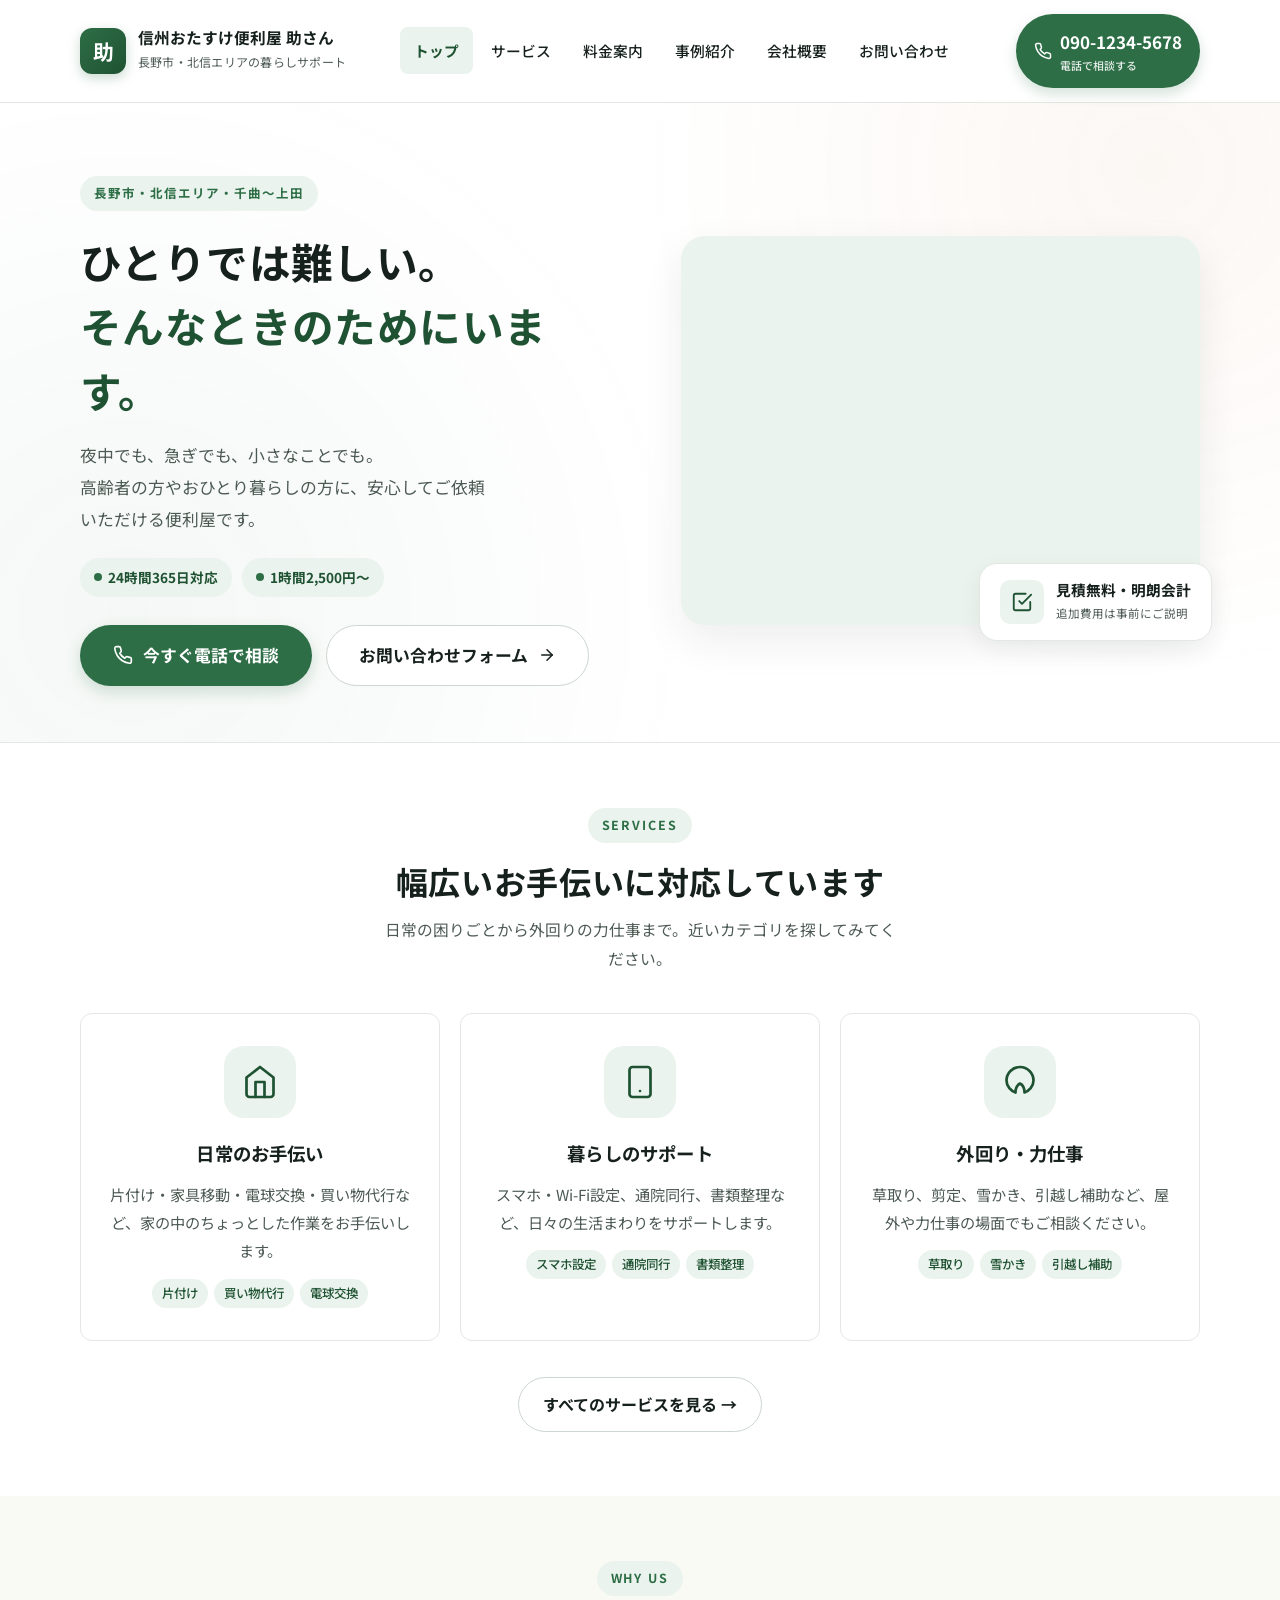
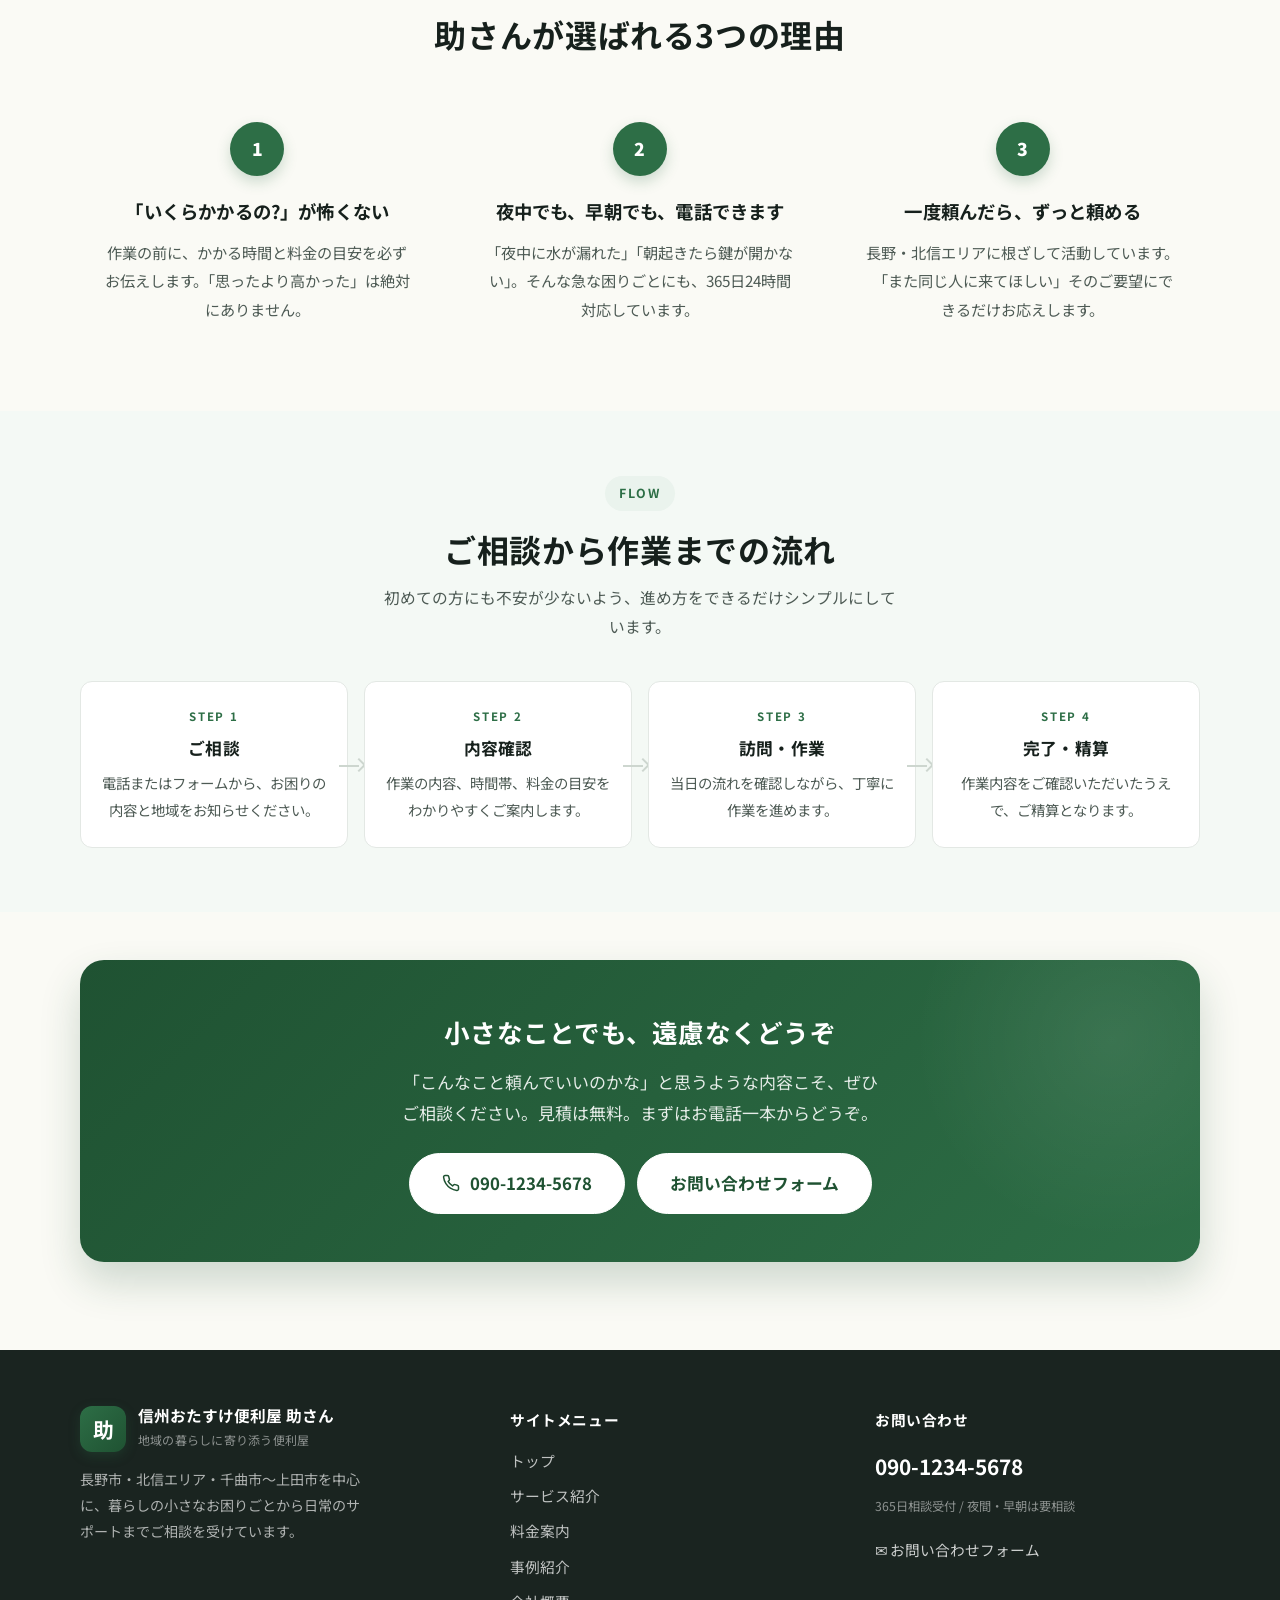
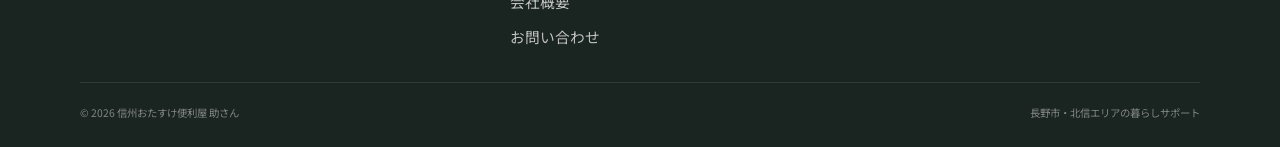
<file: site/index.html>
<!DOCTYPE html>
<html lang="ja">
<head>
<meta charset="utf-8">
<meta name="viewport" content="width=device-width, initial-scale=1">
<title>信州おたすけ便利屋 助さん | 長野市・北信エリアの暮らしサポート</title>
<meta name="description" content="長野市・北信エリア・千曲市〜上田市対応。暮らしの小さなお困りごとに、見積無料・明朗会計で寄り添う便利屋です。高齢者の方にもわかりやすい対応を心がけています。">
<link rel="icon" href="assets/favicon.svg" type="image/svg+xml">
<link rel="stylesheet" href="assets/css/style.css">
<link rel="stylesheet" href="assets/images/ph-v4.css">
</head>
<body class="page-bottom-pad">

<header class="site-header">
  <div class="wrap">
    <a class="brand" href="index.html" aria-label="信州おたすけ便利屋 助さん ホーム">
      <span class="brand-mark">助</span>
      <span class="brand-text">
        <strong>信州おたすけ便利屋 助さん</strong>
        <span>長野市・北信エリアの暮らしサポート</span>
      </span>
    </a>
    <button class="menu-toggle" type="button" data-menu-toggle aria-expanded="false" aria-label="メニューを開く">☰ メニュー</button>
    <nav class="site-nav" data-site-nav aria-label="主要メニュー">
      <a href="index.html" aria-current="page">トップ</a>
      <a href="services/index.html">サービス</a>
      <a href="pricing/index.html">料金案内</a>
      <a href="works/index.html">事例紹介</a>
      <a href="about/index.html">会社概要</a>
      <a href="contact/index.html">お問い合わせ</a>
    </nav>
    <a class="header-cta" href="tel:09012345678" aria-label="電話でご相談 090-1234-5678">
      <svg class="phone-icon" viewBox="0 0 24 24" fill="none" stroke="currentColor" stroke-width="2" stroke-linecap="round" stroke-linejoin="round"><path d="M22 16.92v3a2 2 0 0 1-2.18 2 19.79 19.79 0 0 1-8.63-3.07 19.5 19.5 0 0 1-6-6 19.79 19.79 0 0 1-3.07-8.67A2 2 0 0 1 4.11 2h3a2 2 0 0 1 2 1.72 12.84 12.84 0 0 0 .7 2.81 2 2 0 0 1-.45 2.11L8.09 9.91a16 16 0 0 0 6 6l1.27-1.27a2 2 0 0 1 2.11-.45 12.84 12.84 0 0 0 2.81.7A2 2 0 0 1 22 16.92z"/></svg>
      <span>
        <span>090-1234-5678</span>
        <small>電話で相談する</small>
      </span>
    </a>
  </div>
</header>

<main>

  <!-- Hero -->
  <section class="hero">
    <div class="wrap hero-grid">
      <div class="reveal">
        <span class="kicker">長野市・北信エリア・千曲〜上田</span>
        <h1>ひとりでは難しい。<br><span class="accent-text">そんなときのためにいます。</span></h1>
        <p class="lead">夜中でも、急ぎでも、小さなことでも。<br>高齢者の方やおひとり暮らしの方に、安心してご依頼いただける便利屋です。</p>
        <div class="hero-badges">
          <span>24時間365日対応</span>
          <span>1時間2,500円〜</span>
        </div>
        <div class="hero-actions">
          <a class="btn btn-primary btn-lg" href="tel:09012345678">
            <svg width="20" height="20" viewBox="0 0 24 24" fill="none" stroke="currentColor" stroke-width="2" stroke-linecap="round" stroke-linejoin="round"><path d="M22 16.92v3a2 2 0 0 1-2.18 2 19.79 19.79 0 0 1-8.63-3.07 19.5 19.5 0 0 1-6-6 19.79 19.79 0 0 1-3.07-8.67A2 2 0 0 1 4.11 2h3a2 2 0 0 1 2 1.72 12.84 12.84 0 0 0 .7 2.81 2 2 0 0 1-.45 2.11L8.09 9.91a16 16 0 0 0 6 6l1.27-1.27a2 2 0 0 1 2.11-.45 12.84 12.84 0 0 0 2.81.7A2 2 0 0 1 22 16.92z"/></svg>
            今すぐ電話で相談
          </a>
          <a class="btn btn-outline btn-lg" href="contact/index.html">
            お問い合わせフォーム
            <svg width="18" height="18" viewBox="0 0 24 24" fill="none" stroke="currentColor" stroke-width="2" stroke-linecap="round" stroke-linejoin="round"><line x1="5" y1="12" x2="19" y2="12"/><polyline points="12 5 19 12 12 19"/></svg>
          </a>
        </div>
      </div>
      <div class="hero-visual reveal">
        <div class="hero-photo">
          <picture>
            <source media="(max-width: 640px)"
                    srcset="assets/images/takai-benri-hero-mobile.jpg"
                    type="image/jpeg">
            <source srcset="assets/images/takai-benri-hero.webp"
                    type="image/webp">
            <img src="assets/images/takai-benri-hero.jpg"
                 alt="信州の里山風景"
                 width="1400" height="1050"
                 loading="eager"
                 decoding="async">
          </picture>
        </div>
        <div class="hero-stamp">
          <div class="hero-stamp-icon">
            <svg width="22" height="22" viewBox="0 0 24 24" fill="none" stroke="currentColor" stroke-width="2" stroke-linecap="round" stroke-linejoin="round"><path d="M9 11l3 3L22 4"/><path d="M21 12v7a2 2 0 0 1-2 2H5a2 2 0 0 1-2-2V5a2 2 0 0 1 2-2h11"/></svg>
          </div>
          <div class="hero-stamp-text">
            <strong>見積無料・明朗会計</strong>
            <span>追加費用は事前にご説明</span>
          </div>
        </div>
      </div>
    </div>
  </section>

  <!-- Services overview -->
  <section class="section section-white">
    <div class="wrap">
      <div class="section-title">
        <span class="kicker">SERVICES</span>
        <h2>幅広いお手伝いに対応しています</h2>
        <p>日常の困りごとから外回りの力仕事まで。近いカテゴリを探してみてください。</p>
      </div>
      <div class="grid-3">
        <article class="svc-card reveal">
          <div class="svc-icon">
            <svg width="36" height="36" viewBox="0 0 24 24" fill="none" stroke="currentColor" stroke-width="1.8" stroke-linecap="round" stroke-linejoin="round"><path d="M3 9l9-7 9 7v11a2 2 0 0 1-2 2H5a2 2 0 0 1-2-2z"/><polyline points="9 22 9 12 15 12 15 22"/></svg>
          </div>
          <h3>日常のお手伝い</h3>
          <p>片付け・家具移動・電球交換・買い物代行など、家の中のちょっとした作業をお手伝いします。</p>
          <div class="svc-tags"><span>片付け</span><span>買い物代行</span><span>電球交換</span></div>
        </article>
        <article class="svc-card reveal">
          <div class="svc-icon">
            <svg width="36" height="36" viewBox="0 0 24 24" fill="none" stroke="currentColor" stroke-width="1.8" stroke-linecap="round" stroke-linejoin="round"><rect x="5" y="2" width="14" height="20" rx="2" ry="2"/><line x1="12" y1="18" x2="12.01" y2="18"/></svg>
          </div>
          <h3>暮らしのサポート</h3>
          <p>スマホ・Wi-Fi設定、通院同行、書類整理など、日々の生活まわりをサポートします。</p>
          <div class="svc-tags"><span>スマホ設定</span><span>通院同行</span><span>書類整理</span></div>
        </article>
        <article class="svc-card reveal">
          <div class="svc-icon">
            <svg width="36" height="36" viewBox="0 0 24 24" fill="none" stroke="currentColor" stroke-width="1.8" stroke-linecap="round" stroke-linejoin="round"><path d="M12 2a9 9 0 0 0-9 9c0 4 3 7 6 8 0-3 1-5 3-6 2 1 3 3 3 6 3-1 6-4 6-8a9 9 0 0 0-9-9z"/></svg>
          </div>
          <h3>外回り・力仕事</h3>
          <p>草取り、剪定、雪かき、引越し補助など、屋外や力仕事の場面でもご相談ください。</p>
          <div class="svc-tags"><span>草取り</span><span>雪かき</span><span>引越し補助</span></div>
        </article>
      </div>
      <div style="text-align:center; margin-top: 36px;">
        <a class="btn btn-outline" href="services/index.html">すべてのサービスを見る →</a>
      </div>
    </div>
  </section>

  <!-- Reasons -->
  <section class="section">
    <div class="wrap">
      <div class="section-title">
        <span class="kicker">WHY US</span>
        <h2>助さんが選ばれる3つの理由</h2>
      </div>
      <div class="reason-grid">
        <div class="reason-card reveal">
          <div class="reason-num">1</div>
          <h3>「いくらかかるの?」が怖くない</h3>
          <p>作業の前に、かかる時間と料金の目安を必ずお伝えします。「思ったより高かった」は絶対にありません。</p>
        </div>
        <div class="reason-card reveal">
          <div class="reason-num">2</div>
          <h3>夜中でも、早朝でも、電話できます</h3>
          <p>「夜中に水が漏れた」「朝起きたら鍵が開かない」。そんな急な困りごとにも、365日24時間対応しています。</p>
        </div>
        <div class="reason-card reveal">
          <div class="reason-num">3</div>
          <h3>一度頼んだら、ずっと頼める</h3>
          <p>長野・北信エリアに根ざして活動しています。「また同じ人に来てほしい」そのご要望にできるだけお応えします。</p>
        </div>
      </div>
    </div>
  </section>

  <!-- Flow -->
  <section class="section section-alt">
    <div class="wrap">
      <div class="section-title">
        <span class="kicker">FLOW</span>
        <h2>ご相談から作業までの流れ</h2>
        <p>初めての方にも不安が少ないよう、進め方をできるだけシンプルにしています。</p>
      </div>
      <div class="flow-grid">
        <div class="flow-step reveal">
          <span class="step-n">STEP 1</span>
          <h4>ご相談</h4>
          <p>電話またはフォームから、お困りの内容と地域をお知らせください。</p>
        </div>
        <div class="flow-step reveal">
          <span class="step-n">STEP 2</span>
          <h4>内容確認</h4>
          <p>作業の内容、時間帯、料金の目安をわかりやすくご案内します。</p>
        </div>
        <div class="flow-step reveal">
          <span class="step-n">STEP 3</span>
          <h4>訪問・作業</h4>
          <p>当日の流れを確認しながら、丁寧に作業を進めます。</p>
        </div>
        <div class="flow-step reveal">
          <span class="step-n">STEP 4</span>
          <h4>完了・精算</h4>
          <p>作業内容をご確認いただいたうえで、ご精算となります。</p>
        </div>
      </div>
    </div>
  </section>

  <!-- CTA band -->
  <section class="section-sm">
    <div class="wrap">
      <div class="cta-band reveal">
        <h2>小さなことでも、遠慮なくどうぞ</h2>
        <p>「こんなこと頼んでいいのかな」と思うような内容こそ、ぜひご相談ください。見積は無料。まずはお電話一本からどうぞ。</p>
        <div class="actions">
          <a class="btn btn-outline btn-lg" href="tel:09012345678">
            <svg width="18" height="18" viewBox="0 0 24 24" fill="none" stroke="currentColor" stroke-width="2" stroke-linecap="round" stroke-linejoin="round"><path d="M22 16.92v3a2 2 0 0 1-2.18 2 19.79 19.79 0 0 1-8.63-3.07 19.5 19.5 0 0 1-6-6 19.79 19.79 0 0 1-3.07-8.67A2 2 0 0 1 4.11 2h3a2 2 0 0 1 2 1.72 12.84 12.84 0 0 0 .7 2.81 2 2 0 0 1-.45 2.11L8.09 9.91a16 16 0 0 0 6 6l1.27-1.27a2 2 0 0 1 2.11-.45 12.84 12.84 0 0 0 2.81.7A2 2 0 0 1 22 16.92z"/></svg>
            090-1234-5678
          </a>
          <a class="btn btn-outline btn-lg" href="contact/index.html">お問い合わせフォーム</a>
        </div>
      </div>
    </div>
  </section>

</main>

<footer class="site-footer">
  <div class="wrap">
    <div class="footer-grid">
      <div>
        <a class="brand" href="index.html">
          <span class="brand-mark">助</span>
          <span class="brand-text">
            <strong>信州おたすけ便利屋 助さん</strong>
            <span>地域の暮らしに寄り添う便利屋</span>
          </span>
        </a>
        <p>長野市・北信エリア・千曲市〜上田市を中心に、暮らしの小さなお困りごとから日常のサポートまでご相談を受けています。</p>
      </div>
      <div>
        <h4>サイトメニュー</h4>
        <div class="footer-links">
          <a href="index.html">トップ</a>
          <a href="services/index.html">サービス紹介</a>
          <a href="pricing/index.html">料金案内</a>
          <a href="works/index.html">事例紹介</a>
          <a href="about/index.html">会社概要</a>
          <a href="contact/index.html">お問い合わせ</a>
        </div>
      </div>
      <div>
        <h4>お問い合わせ</h4>
        <div class="footer-contact">
          <a class="phone" href="tel:09012345678">090-1234-5678</a>
          <small>365日相談受付 / 夜間・早朝は要相談</small>
          <a href="contact/index.html" style="margin-top:8px;">✉ お問い合わせフォーム</a>
        </div>
      </div>
    </div>
    <div class="footer-bottom">
      <small>© <span data-year></span> 信州おたすけ便利屋 助さん</small>
      <small>長野市・北信エリアの暮らしサポート</small>
    </div>
  </div>
</footer>

<div class="sticky-bar" aria-label="固定お問い合わせ">
  <a class="phone" href="tel:09012345678">
    <svg width="18" height="18" viewBox="0 0 24 24" fill="none" stroke="currentColor" stroke-width="2" stroke-linecap="round" stroke-linejoin="round"><path d="M22 16.92v3a2 2 0 0 1-2.18 2 19.79 19.79 0 0 1-8.63-3.07 19.5 19.5 0 0 1-6-6 19.79 19.79 0 0 1-3.07-8.67A2 2 0 0 1 4.11 2h3a2 2 0 0 1 2 1.72 12.84 12.84 0 0 0 .7 2.81 2 2 0 0 1-.45 2.11L8.09 9.91a16 16 0 0 0 6 6l1.27-1.27a2 2 0 0 1 2.11-.45 12.84 12.84 0 0 0 2.81.7A2 2 0 0 1 22 16.92z"/></svg>
    電話する
  </a>
  <a class="form" href="contact/index.html">
    <svg width="18" height="18" viewBox="0 0 24 24" fill="none" stroke="currentColor" stroke-width="2" stroke-linecap="round" stroke-linejoin="round"><path d="M4 4h16c1.1 0 2 .9 2 2v12c0 1.1-.9 2-2 2H4c-1.1 0-2-.9-2-2V6c0-1.1.9-2 2-2z"/><polyline points="22,6 12,13 2,6"/></svg>
    フォーム
  </a>
</div>

<script src="assets/js/main.js"></script>
</body>
</html>
</file>
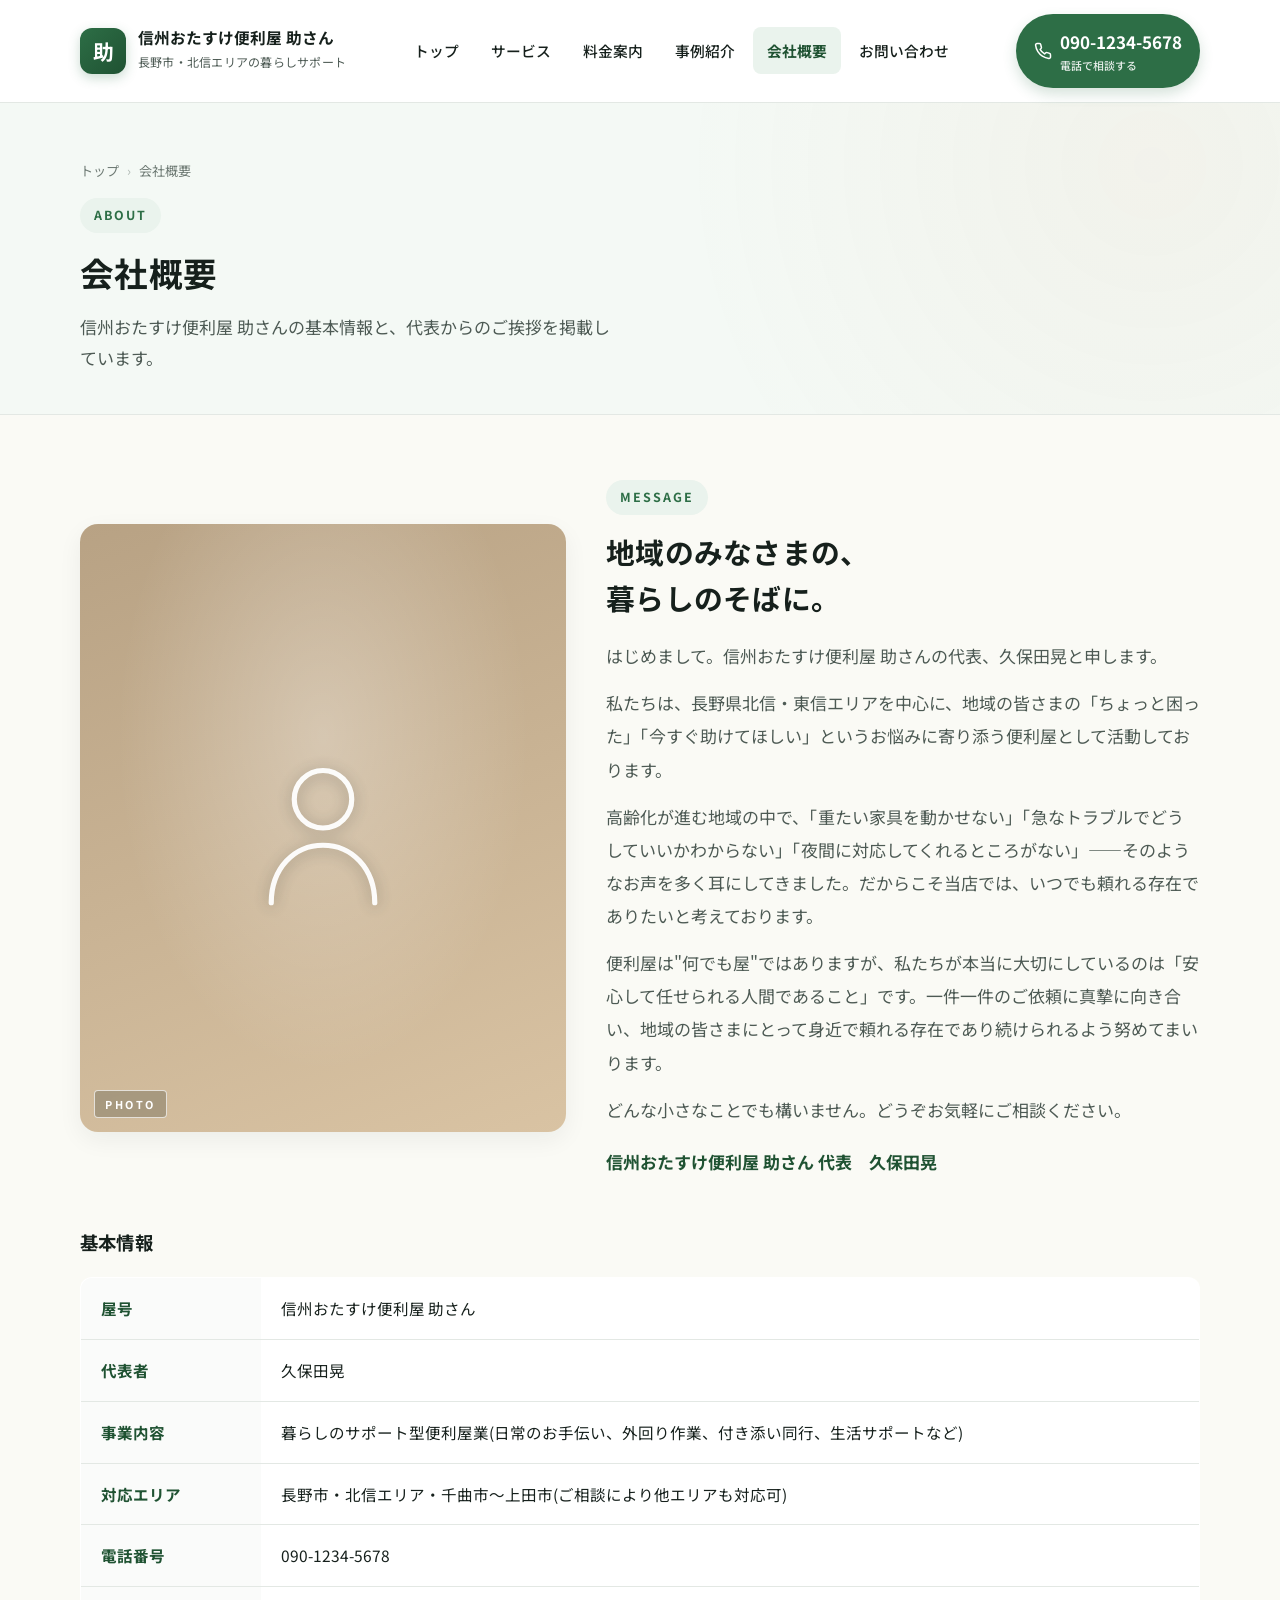
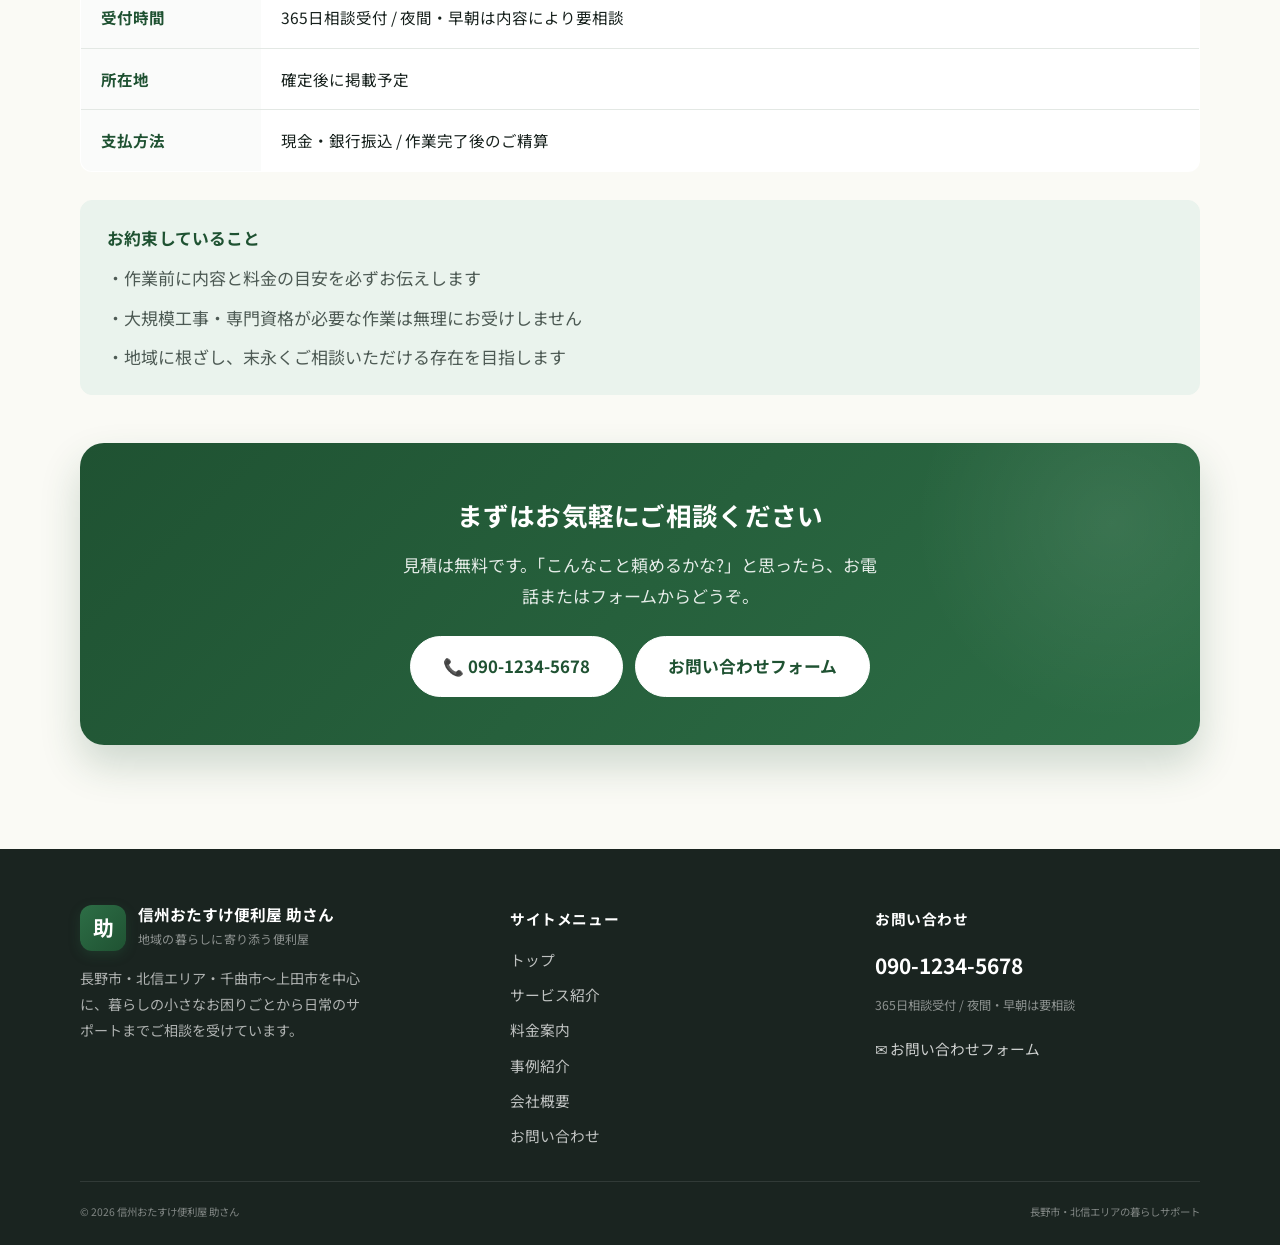
<file: site/about/index.html>
<!DOCTYPE html>
<html lang="ja">
<head>
<meta charset="utf-8">
<meta name="viewport" content="width=device-width, initial-scale=1">
<title>会社概要 | 信州おたすけ便利屋 助さん</title>
<meta name="description" content="信州おたすけ便利屋 助さんの基本情報と、代表からのご挨拶。">
<link rel="icon" href="../assets/favicon.svg" type="image/svg+xml">
<link rel="stylesheet" href="../assets/css/style.css">
<link rel="stylesheet" href="../assets/images/ph-v4.css">
</head>
<body class="page-bottom-pad">

<header class="site-header">
  <div class="wrap">
    <a class="brand" href="../index.html"><span class="brand-mark">助</span><span class="brand-text"><strong>信州おたすけ便利屋 助さん</strong><span>長野市・北信エリアの暮らしサポート</span></span></a>
    <button class="menu-toggle" type="button" data-menu-toggle aria-expanded="false">☰ メニュー</button>
    <nav class="site-nav" data-site-nav>
      <a href="../index.html">トップ</a>
      <a href="../services/index.html">サービス</a>
      <a href="../pricing/index.html">料金案内</a>
      <a href="../works/index.html">事例紹介</a>
      <a href="index.html" aria-current="page">会社概要</a>
      <a href="../contact/index.html">お問い合わせ</a>
    </nav>
    <a class="header-cta" href="tel:09012345678"><svg class="phone-icon" viewBox="0 0 24 24" fill="none" stroke="currentColor" stroke-width="2" stroke-linecap="round" stroke-linejoin="round"><path d="M22 16.92v3a2 2 0 0 1-2.18 2 19.79 19.79 0 0 1-8.63-3.07 19.5 19.5 0 0 1-6-6 19.79 19.79 0 0 1-3.07-8.67A2 2 0 0 1 4.11 2h3a2 2 0 0 1 2 1.72 12.84 12.84 0 0 0 .7 2.81 2 2 0 0 1-.45 2.11L8.09 9.91a16 16 0 0 0 6 6l1.27-1.27a2 2 0 0 1 2.11-.45 12.84 12.84 0 0 0 2.81.7A2 2 0 0 1 22 16.92z"/></svg><span><span>090-1234-5678</span><small>電話で相談する</small></span></a>
  </div>
</header>

<section class="page-hero">
  <div class="wrap">
    <div class="breadcrumbs"><a href="../index.html">トップ</a><span class="sep">›</span><span>会社概要</span></div>
    <span class="kicker">ABOUT</span>
    <h1>会社概要</h1>
    <p>信州おたすけ便利屋 助さんの基本情報と、代表からのご挨拶を掲載しています。</p>
  </div>
</section>

<main>
<section class="section">
  <div class="wrap">
    <div class="about-intro">
      <div class="about-portrait ph-portrait" role="img" aria-label="代表の写真"></div>
      <div>
        <span class="kicker">MESSAGE</span>
        <h2>地域のみなさまの、<br>暮らしのそばに。</h2>
        <p>はじめまして。信州おたすけ便利屋 助さんの代表、久保田晃と申します。</p>
        <p>私たちは、長野県北信・東信エリアを中心に、地域の皆さまの「ちょっと困った」「今すぐ助けてほしい」というお悩みに寄り添う便利屋として活動しております。</p>
        <p>高齢化が進む地域の中で、「重たい家具を動かせない」「急なトラブルでどうしていいかわからない」「夜間に対応してくれるところがない」——そのようなお声を多く耳にしてきました。だからこそ当店では、いつでも頼れる存在でありたいと考えております。</p>
        <p>便利屋は"何でも屋"ではありますが、私たちが本当に大切にしているのは「安心して任せられる人間であること」です。一件一件のご依頼に真摯に向き合い、地域の皆さまにとって身近で頼れる存在であり続けられるよう努めてまいります。</p>
        <p>どんな小さなことでも構いません。どうぞお気軽にご相談ください。</p>
        <div class="about-sign">信州おたすけ便利屋 助さん 代表　久保田晃</div>
      </div>
    </div>

    <h2 style="font-size:1.15rem; margin-bottom: 18px;">基本情報</h2>
    <table class="about-table">
      <tr><th>屋号</th><td>信州おたすけ便利屋 助さん</td></tr>
      <tr><th>代表者</th><td>久保田晃</td></tr>
      <tr><th>事業内容</th><td>暮らしのサポート型便利屋業(日常のお手伝い、外回り作業、付き添い同行、生活サポートなど)</td></tr>
      <tr><th>対応エリア</th><td>長野市・北信エリア・千曲市〜上田市(ご相談により他エリアも対応可)</td></tr>
      <tr><th>電話番号</th><td>090-1234-5678</td></tr>
      <tr><th>受付時間</th><td>365日相談受付 / 夜間・早朝は内容により要相談</td></tr>
      <tr><th>所在地</th><td>確定後に掲載予定</td></tr>
      <tr><th>支払方法</th><td>現金・銀行振込 / 作業完了後のご精算</td></tr>
    </table>

    <div class="note-card" style="margin-top: 28px;">
      <h3>お約束していること</h3>
      <p style="margin-bottom: 8px;">・作業前に内容と料金の目安を必ずお伝えします</p>
      <p style="margin-bottom: 8px;">・大規模工事・専門資格が必要な作業は無理にお受けしません</p>
      <p>・地域に根ざし、末永くご相談いただける存在を目指します</p>
    </div>

    <div class="cta-band" style="margin-top: 48px;">
      <h2>まずはお気軽にご相談ください</h2>
      <p>見積は無料です。「こんなこと頼めるかな?」と思ったら、お電話またはフォームからどうぞ。</p>
      <div class="actions">
        <a class="btn btn-outline btn-lg" href="tel:09012345678">📞 090-1234-5678</a>
        <a class="btn btn-outline btn-lg" href="../contact/index.html">お問い合わせフォーム</a>
      </div>
    </div>
  </div>
</section>
</main>

<footer class="site-footer">
  <div class="wrap">
    <div class="footer-grid">
      <div><a class="brand" href="../index.html"><span class="brand-mark">助</span><span class="brand-text"><strong>信州おたすけ便利屋 助さん</strong><span>地域の暮らしに寄り添う便利屋</span></span></a><p>長野市・北信エリア・千曲市〜上田市を中心に、暮らしの小さなお困りごとから日常のサポートまでご相談を受けています。</p></div>
      <div><h4>サイトメニュー</h4><div class="footer-links"><a href="../index.html">トップ</a><a href="../services/index.html">サービス紹介</a><a href="../pricing/index.html">料金案内</a><a href="../works/index.html">事例紹介</a><a href="index.html">会社概要</a><a href="../contact/index.html">お問い合わせ</a></div></div>
      <div><h4>お問い合わせ</h4><div class="footer-contact"><a class="phone" href="tel:09012345678">090-1234-5678</a><small>365日相談受付 / 夜間・早朝は要相談</small><a href="../contact/index.html" style="margin-top:8px;">✉ お問い合わせフォーム</a></div></div>
    </div>
    <div class="footer-bottom"><small>© <span data-year></span> 信州おたすけ便利屋 助さん</small><small>長野市・北信エリアの暮らしサポート</small></div>
  </div>
</footer>

<div class="sticky-bar"><a class="phone" href="tel:09012345678">📞 電話する</a><a class="form" href="../contact/index.html">✉ フォーム</a></div>
<script src="../assets/js/main.js"></script>
</body>
</html>
</file>
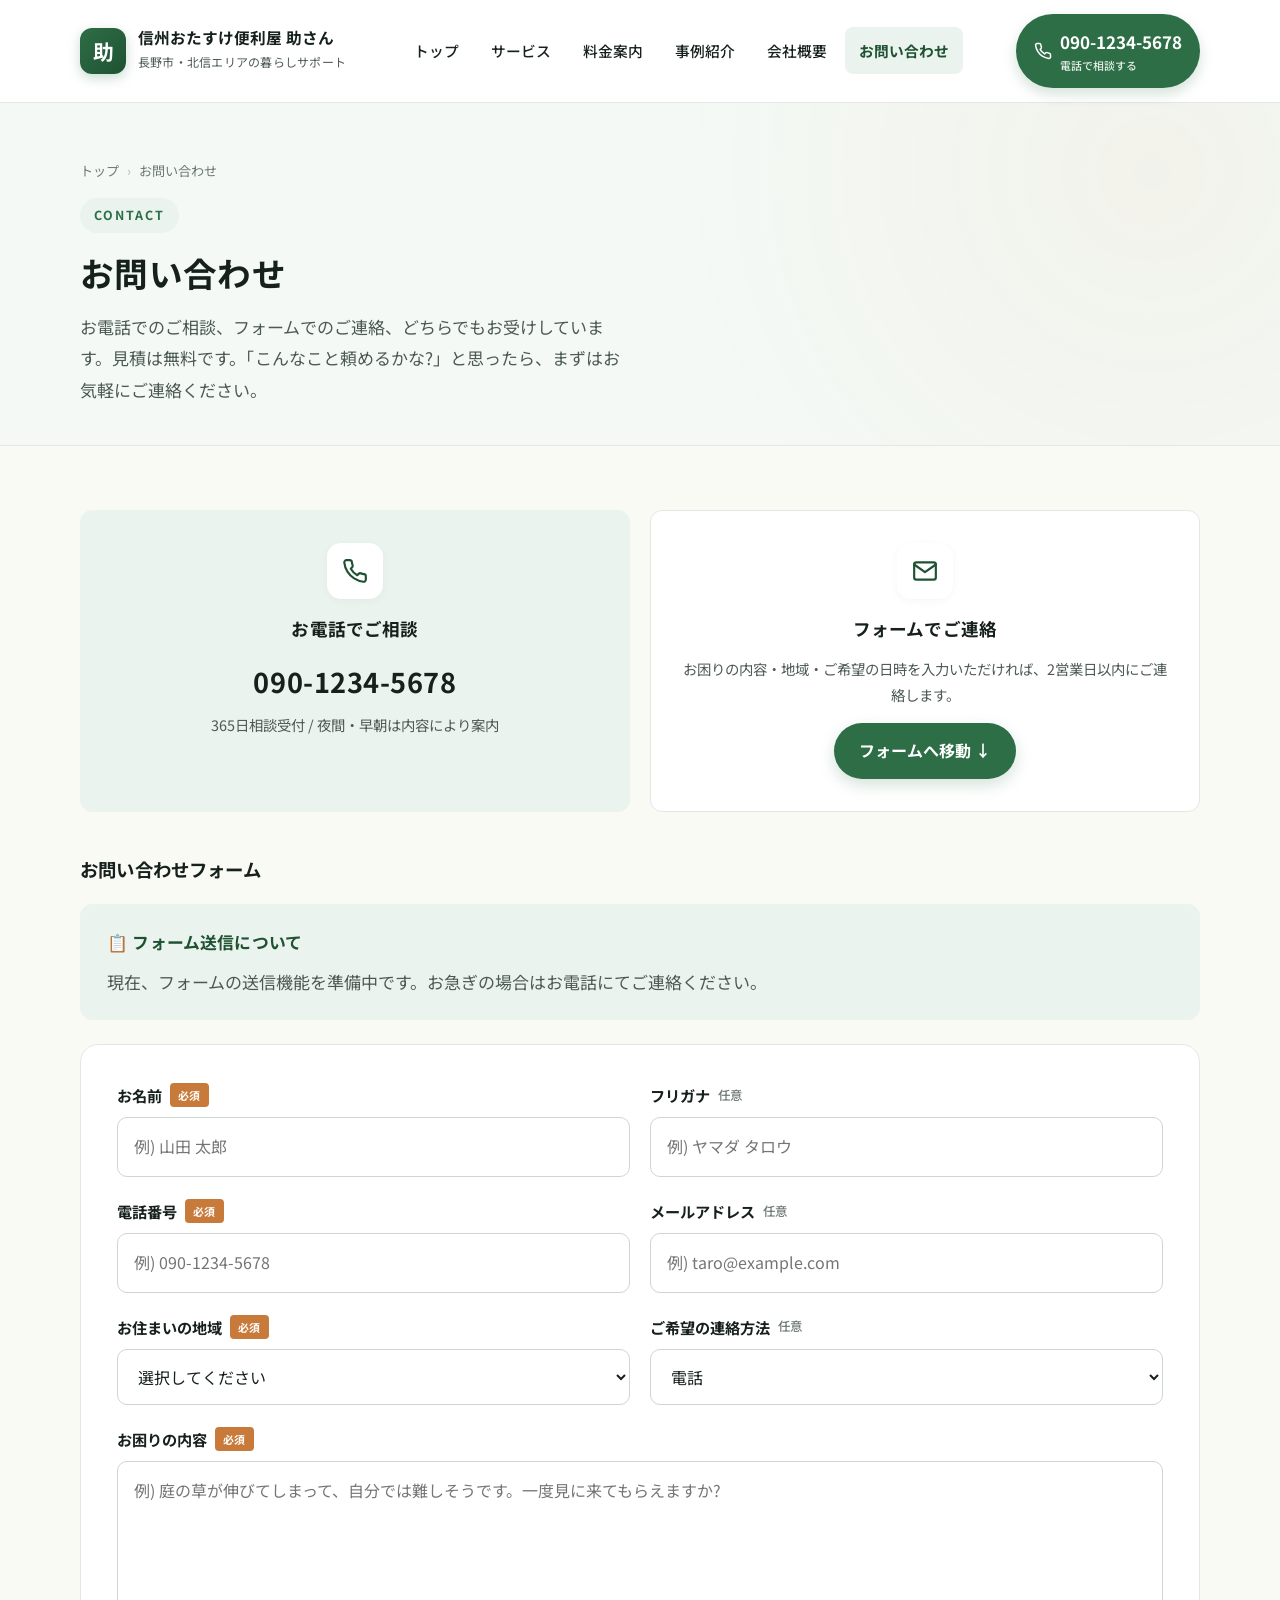
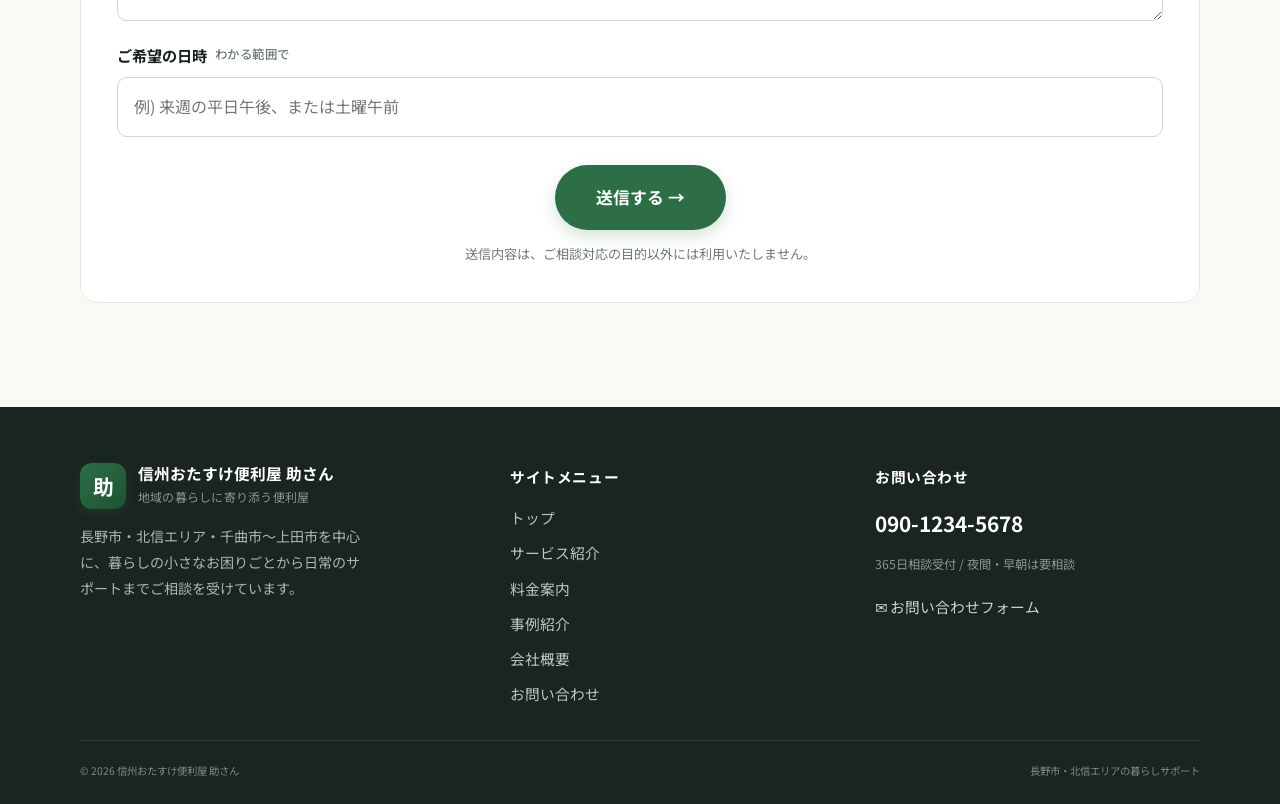
<file: site/contact/index.html>
<!DOCTYPE html>
<html lang="ja">
<head>
<meta charset="utf-8">
<meta name="viewport" content="width=device-width, initial-scale=1">
<title>お問い合わせ | 信州おたすけ便利屋 助さん</title>
<meta name="description" content="お電話またはフォームからお気軽にご相談ください。見積は無料です。">
<link rel="icon" href="../assets/favicon.svg" type="image/svg+xml">
<link rel="stylesheet" href="../assets/css/style.css">
<link rel="stylesheet" href="../assets/images/ph-v4.css">
</head>
<body class="page-bottom-pad">

<header class="site-header">
  <div class="wrap">
    <a class="brand" href="../index.html"><span class="brand-mark">助</span><span class="brand-text"><strong>信州おたすけ便利屋 助さん</strong><span>長野市・北信エリアの暮らしサポート</span></span></a>
    <button class="menu-toggle" type="button" data-menu-toggle aria-expanded="false">☰ メニュー</button>
    <nav class="site-nav" data-site-nav>
      <a href="../index.html">トップ</a>
      <a href="../services/index.html">サービス</a>
      <a href="../pricing/index.html">料金案内</a>
      <a href="../works/index.html">事例紹介</a>
      <a href="../about/index.html">会社概要</a>
      <a href="index.html" aria-current="page">お問い合わせ</a>
    </nav>
    <a class="header-cta" href="tel:09012345678"><svg class="phone-icon" viewBox="0 0 24 24" fill="none" stroke="currentColor" stroke-width="2" stroke-linecap="round" stroke-linejoin="round"><path d="M22 16.92v3a2 2 0 0 1-2.18 2 19.79 19.79 0 0 1-8.63-3.07 19.5 19.5 0 0 1-6-6 19.79 19.79 0 0 1-3.07-8.67A2 2 0 0 1 4.11 2h3a2 2 0 0 1 2 1.72 12.84 12.84 0 0 0 .7 2.81 2 2 0 0 1-.45 2.11L8.09 9.91a16 16 0 0 0 6 6l1.27-1.27a2 2 0 0 1 2.11-.45 12.84 12.84 0 0 0 2.81.7A2 2 0 0 1 22 16.92z"/></svg><span><span>090-1234-5678</span><small>電話で相談する</small></span></a>
  </div>
</header>

<section class="page-hero">
  <div class="wrap">
    <div class="breadcrumbs"><a href="../index.html">トップ</a><span class="sep">›</span><span>お問い合わせ</span></div>
    <span class="kicker">CONTACT</span>
    <h1>お問い合わせ</h1>
    <p>お電話でのご相談、フォームでのご連絡、どちらでもお受けしています。見積は無料です。「こんなこと頼めるかな?」と思ったら、まずはお気軽にご連絡ください。</p>
  </div>
</section>

<main>
<section class="section">
  <div class="wrap">
    <div class="contact-intro">
      <div class="contact-card primary">
        <div class="c-icon"><svg width="26" height="26" viewBox="0 0 24 24" fill="none" stroke="currentColor" stroke-width="2" stroke-linecap="round" stroke-linejoin="round"><path d="M22 16.92v3a2 2 0 0 1-2.18 2 19.79 19.79 0 0 1-8.63-3.07 19.5 19.5 0 0 1-6-6 19.79 19.79 0 0 1-3.07-8.67A2 2 0 0 1 4.11 2h3a2 2 0 0 1 2 1.72 12.84 12.84 0 0 0 .7 2.81 2 2 0 0 1-.45 2.11L8.09 9.91a16 16 0 0 0 6 6l1.27-1.27a2 2 0 0 1 2.11-.45 12.84 12.84 0 0 0 2.81.7A2 2 0 0 1 22 16.92z"/></svg></div>
        <h3>お電話でご相談</h3>
        <a class="phone-big" href="tel:09012345678">090-1234-5678</a>
        <p>365日相談受付 / 夜間・早朝は内容により案内</p>
      </div>
      <div class="contact-card">
        <div class="c-icon"><svg width="26" height="26" viewBox="0 0 24 24" fill="none" stroke="currentColor" stroke-width="2" stroke-linecap="round" stroke-linejoin="round"><path d="M4 4h16c1.1 0 2 .9 2 2v12c0 1.1-.9 2-2 2H4c-1.1 0-2-.9-2-2V6c0-1.1.9-2 2-2z"/><polyline points="22,6 12,13 2,6"/></svg></div>
        <h3>フォームでご連絡</h3>
        <p style="margin: 10px 0 14px;">お困りの内容・地域・ご希望の日時を入力いただければ、2営業日以内にご連絡します。</p>
        <a class="btn btn-primary" href="#form">フォームへ移動 ↓</a>
      </div>
    </div>

    <h2 id="form" style="font-size:1.15rem; margin-bottom: 18px;">お問い合わせフォーム</h2>
    <div class="note-card" style="margin-top: 0; margin-bottom: 24px;">
      <h3>📋 フォーム送信について</h3>
      <p>現在、フォームの送信機能を準備中です。お急ぎの場合はお電話にてご連絡ください。</p>
    </div>
    <form class="form-card" data-contact-form>
      <div class="form-grid">
        <div class="field">
          <label>お名前 <span class="req">必須</span></label>
          <input type="text" required placeholder="例) 山田 太郎">
        </div>
        <div class="field">
          <label>フリガナ <span class="opt">任意</span></label>
          <input type="text" placeholder="例) ヤマダ タロウ">
        </div>
        <div class="field">
          <label>電話番号 <span class="req">必須</span></label>
          <input type="tel" required placeholder="例) 090-1234-5678">
        </div>
        <div class="field">
          <label>メールアドレス <span class="opt">任意</span></label>
          <input type="email" placeholder="例) taro@example.com">
        </div>
        <div class="field">
          <label>お住まいの地域 <span class="req">必須</span></label>
          <select required>
            <option value="">選択してください</option>
            <option>長野市</option>
            <option>須坂市</option>
            <option>中野市</option>
            <option>千曲市</option>
            <option>上田市</option>
            <option>その他・北信エリア</option>
          </select>
        </div>
        <div class="field">
          <label>ご希望の連絡方法 <span class="opt">任意</span></label>
          <select>
            <option>電話</option>
            <option>メール</option>
            <option>どちらでも</option>
          </select>
        </div>
        <div class="field full">
          <label>お困りの内容 <span class="req">必須</span></label>
          <textarea required placeholder="例) 庭の草が伸びてしまって、自分では難しそうです。一度見に来てもらえますか?"></textarea>
        </div>
        <div class="field full">
          <label>ご希望の日時 <span class="opt">わかる範囲で</span></label>
          <input type="text" placeholder="例) 来週の平日午後、または土曜午前">
        </div>
      </div>
      <!-- TODO: フォーム送信先（FormspreeやNetlifyForms等）を本番公開前に設定する -->
      <div class="form-submit">
        <button type="submit" class="btn btn-primary btn-lg" style="padding: 16px 40px;">送信する →</button>
        <p class="form-note">送信内容は、ご相談対応の目的以外には利用いたしません。</p>
      </div>
      <div class="form-message" data-form-message role="status"></div>
    </form>
  </div>
</section>
</main>

<footer class="site-footer">
  <div class="wrap">
    <div class="footer-grid">
      <div><a class="brand" href="../index.html"><span class="brand-mark">助</span><span class="brand-text"><strong>信州おたすけ便利屋 助さん</strong><span>地域の暮らしに寄り添う便利屋</span></span></a><p>長野市・北信エリア・千曲市〜上田市を中心に、暮らしの小さなお困りごとから日常のサポートまでご相談を受けています。</p></div>
      <div><h4>サイトメニュー</h4><div class="footer-links"><a href="../index.html">トップ</a><a href="../services/index.html">サービス紹介</a><a href="../pricing/index.html">料金案内</a><a href="../works/index.html">事例紹介</a><a href="../about/index.html">会社概要</a><a href="index.html">お問い合わせ</a></div></div>
      <div><h4>お問い合わせ</h4><div class="footer-contact"><a class="phone" href="tel:09012345678">090-1234-5678</a><small>365日相談受付 / 夜間・早朝は要相談</small><a href="index.html" style="margin-top:8px;">✉ お問い合わせフォーム</a></div></div>
    </div>
    <div class="footer-bottom"><small>© <span data-year></span> 信州おたすけ便利屋 助さん</small><small>長野市・北信エリアの暮らしサポート</small></div>
  </div>
</footer>

<div class="sticky-bar"><a class="phone" href="tel:09012345678">📞 電話する</a><a class="form" href="#form">✉ フォーム</a></div>
<script src="../assets/js/main.js"></script>
</body>
</html>
</file>
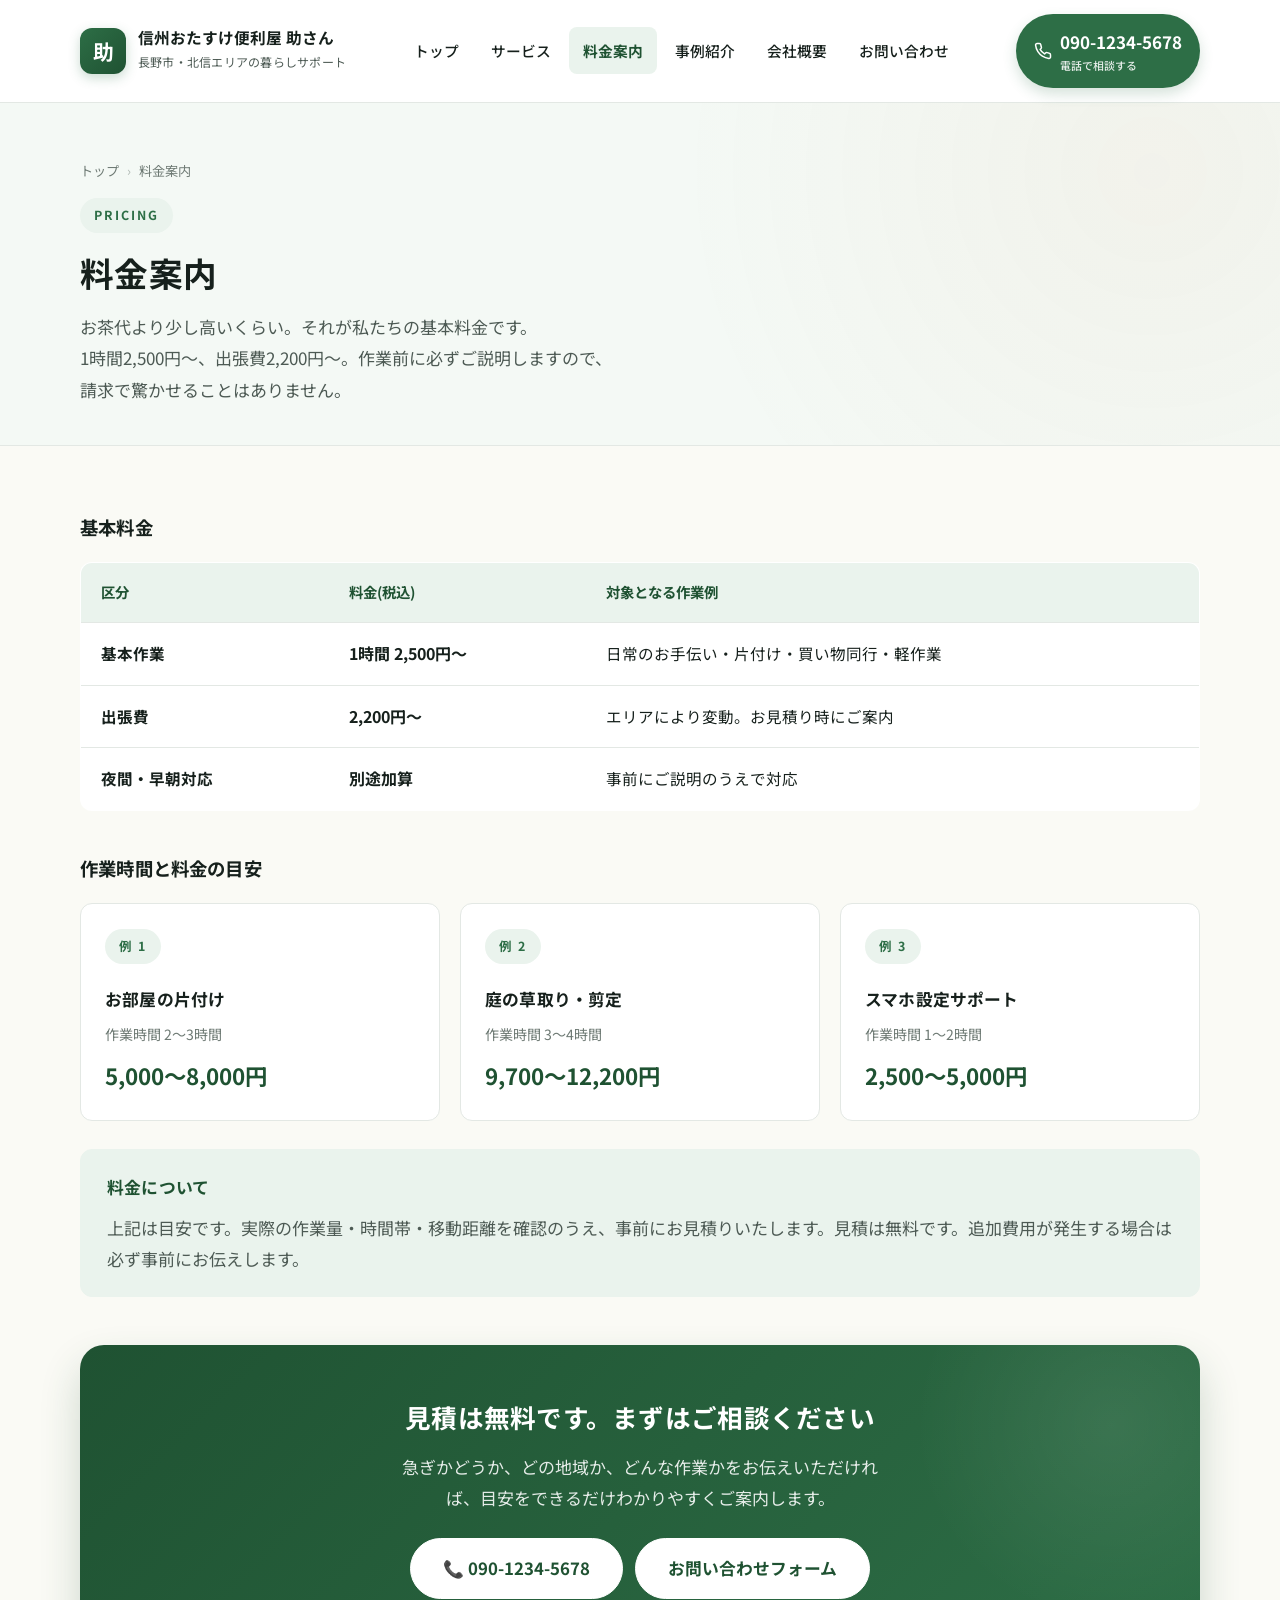
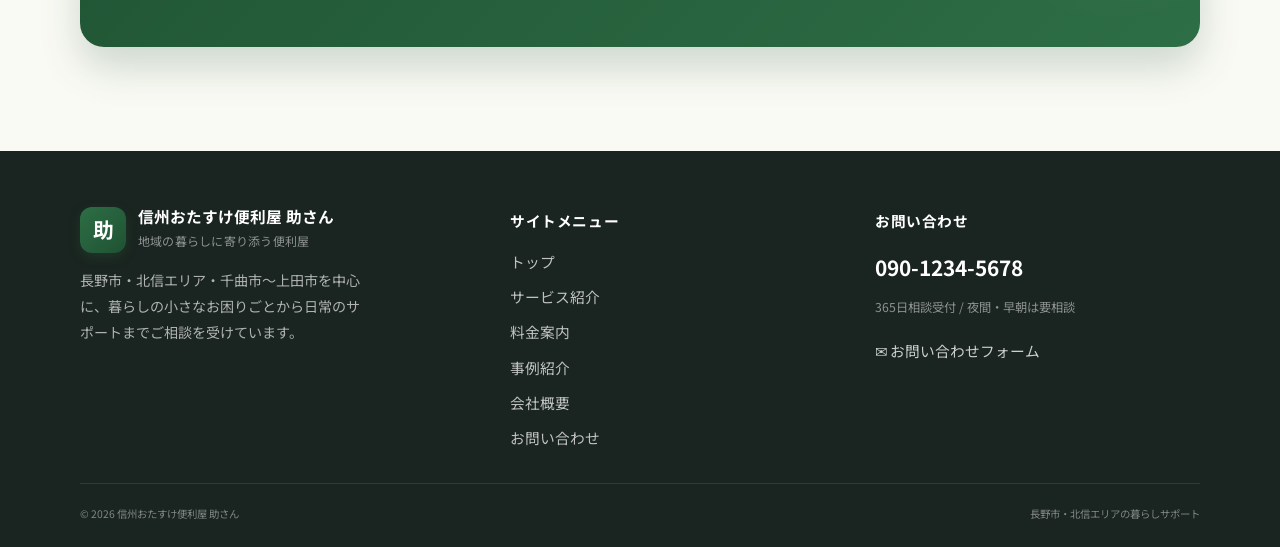
<file: site/pricing/index.html>
<!DOCTYPE html>
<html lang="ja">
<head>
<meta charset="utf-8">
<meta name="viewport" content="width=device-width, initial-scale=1">
<title>料金案内 | 信州おたすけ便利屋 助さん</title>
<meta name="description" content="時給ベースの明朗会計。基本料金と作業時間の目安をご案内しています。">
<link rel="icon" href="../assets/favicon.svg" type="image/svg+xml">
<link rel="stylesheet" href="../assets/css/style.css">
<link rel="stylesheet" href="../assets/images/ph-v4.css">
</head>
<body class="page-bottom-pad">

<header class="site-header">
  <div class="wrap">
    <a class="brand" href="../index.html"><span class="brand-mark">助</span><span class="brand-text"><strong>信州おたすけ便利屋 助さん</strong><span>長野市・北信エリアの暮らしサポート</span></span></a>
    <button class="menu-toggle" type="button" data-menu-toggle aria-expanded="false">☰ メニュー</button>
    <nav class="site-nav" data-site-nav>
      <a href="../index.html">トップ</a>
      <a href="../services/index.html">サービス</a>
      <a href="index.html" aria-current="page">料金案内</a>
      <a href="../works/index.html">事例紹介</a>
      <a href="../about/index.html">会社概要</a>
      <a href="../contact/index.html">お問い合わせ</a>
    </nav>
    <a class="header-cta" href="tel:09012345678">
      <svg class="phone-icon" viewBox="0 0 24 24" fill="none" stroke="currentColor" stroke-width="2" stroke-linecap="round" stroke-linejoin="round"><path d="M22 16.92v3a2 2 0 0 1-2.18 2 19.79 19.79 0 0 1-8.63-3.07 19.5 19.5 0 0 1-6-6 19.79 19.79 0 0 1-3.07-8.67A2 2 0 0 1 4.11 2h3a2 2 0 0 1 2 1.72 12.84 12.84 0 0 0 .7 2.81 2 2 0 0 1-.45 2.11L8.09 9.91a16 16 0 0 0 6 6l1.27-1.27a2 2 0 0 1 2.11-.45 12.84 12.84 0 0 0 2.81.7A2 2 0 0 1 22 16.92z"/></svg>
      <span><span>090-1234-5678</span><small>電話で相談する</small></span>
    </a>
  </div>
</header>

<section class="page-hero">
  <div class="wrap">
    <div class="breadcrumbs">
      <a href="../index.html">トップ</a><span class="sep">›</span><span>料金案内</span>
    </div>
    <span class="kicker">PRICING</span>
    <h1>料金案内</h1>
    <p>お茶代より少し高いくらい。それが私たちの基本料金です。<br>1時間2,500円〜、出張費2,200円〜。作業前に必ずご説明しますので、請求で驚かせることはありません。</p>
  </div>
</section>

<main>
<section class="section">
  <div class="wrap">
    <h2 style="font-size:1.15rem; margin-bottom: 18px;">基本料金</h2>
    <table class="price-table">
      <thead>
        <tr><th>区分</th><th>料金(税込)</th><th>対象となる作業例</th></tr>
      </thead>
      <tbody>
        <tr><td><strong>基本作業</strong></td><td class="val">1時間 2,500円〜</td><td>日常のお手伝い・片付け・買い物同行・軽作業</td></tr>
        <tr><td><strong>出張費</strong></td><td class="val">2,200円〜</td><td>エリアにより変動。お見積り時にご案内</td></tr>
        <tr><td><strong>夜間・早朝対応</strong></td><td class="val">別途加算</td><td>事前にご説明のうえで対応</td></tr>
      </tbody>
    </table>

    <h2 style="font-size:1.15rem; margin: 40px 0 18px;">作業時間と料金の目安</h2>
    <div class="grid-3">
      <div class="price-example">
        <span class="kicker">例 1</span>
        <h3 style="margin-top:10px;">お部屋の片付け</h3>
        <div class="price-time">作業時間 2〜3時間</div>
        <div class="price-value">5,000〜8,000円</div>
      </div>
      <div class="price-example">
        <span class="kicker">例 2</span>
        <h3 style="margin-top:10px;">庭の草取り・剪定</h3>
        <div class="price-time">作業時間 3〜4時間</div>
        <div class="price-value">9,700〜12,200円</div>
      </div>
      <div class="price-example">
        <span class="kicker">例 3</span>
        <h3 style="margin-top:10px;">スマホ設定サポート</h3>
        <div class="price-time">作業時間 1〜2時間</div>
        <div class="price-value">2,500〜5,000円</div>
      </div>
    </div>

    <div class="note-card" style="margin-top: 28px;">
      <h3>料金について</h3>
      <p>上記は目安です。実際の作業量・時間帯・移動距離を確認のうえ、事前にお見積りいたします。見積は無料です。追加費用が発生する場合は必ず事前にお伝えします。</p>
    </div>

    <div class="cta-band" style="margin-top: 48px;">
      <h2>見積は無料です。まずはご相談ください</h2>
      <p>急ぎかどうか、どの地域か、どんな作業かをお伝えいただければ、目安をできるだけわかりやすくご案内します。</p>
      <div class="actions">
        <a class="btn btn-outline btn-lg" href="tel:09012345678">📞 090-1234-5678</a>
        <a class="btn btn-outline btn-lg" href="../contact/index.html">お問い合わせフォーム</a>
      </div>
    </div>
  </div>
</section>
</main>

<footer class="site-footer">
  <div class="wrap">
    <div class="footer-grid">
      <div><a class="brand" href="../index.html"><span class="brand-mark">助</span><span class="brand-text"><strong>信州おたすけ便利屋 助さん</strong><span>地域の暮らしに寄り添う便利屋</span></span></a><p>長野市・北信エリア・千曲市〜上田市を中心に、暮らしの小さなお困りごとから日常のサポートまでご相談を受けています。</p></div>
      <div><h4>サイトメニュー</h4><div class="footer-links"><a href="../index.html">トップ</a><a href="../services/index.html">サービス紹介</a><a href="index.html">料金案内</a><a href="../works/index.html">事例紹介</a><a href="../about/index.html">会社概要</a><a href="../contact/index.html">お問い合わせ</a></div></div>
      <div><h4>お問い合わせ</h4><div class="footer-contact"><a class="phone" href="tel:09012345678">090-1234-5678</a><small>365日相談受付 / 夜間・早朝は要相談</small><a href="../contact/index.html" style="margin-top:8px;">✉ お問い合わせフォーム</a></div></div>
    </div>
    <div class="footer-bottom"><small>© <span data-year></span> 信州おたすけ便利屋 助さん</small><small>長野市・北信エリアの暮らしサポート</small></div>
  </div>
</footer>

<div class="sticky-bar"><a class="phone" href="tel:09012345678">📞 電話する</a><a class="form" href="../contact/index.html">✉ フォーム</a></div>
<script src="../assets/js/main.js"></script>
</body>
</html>
</file>
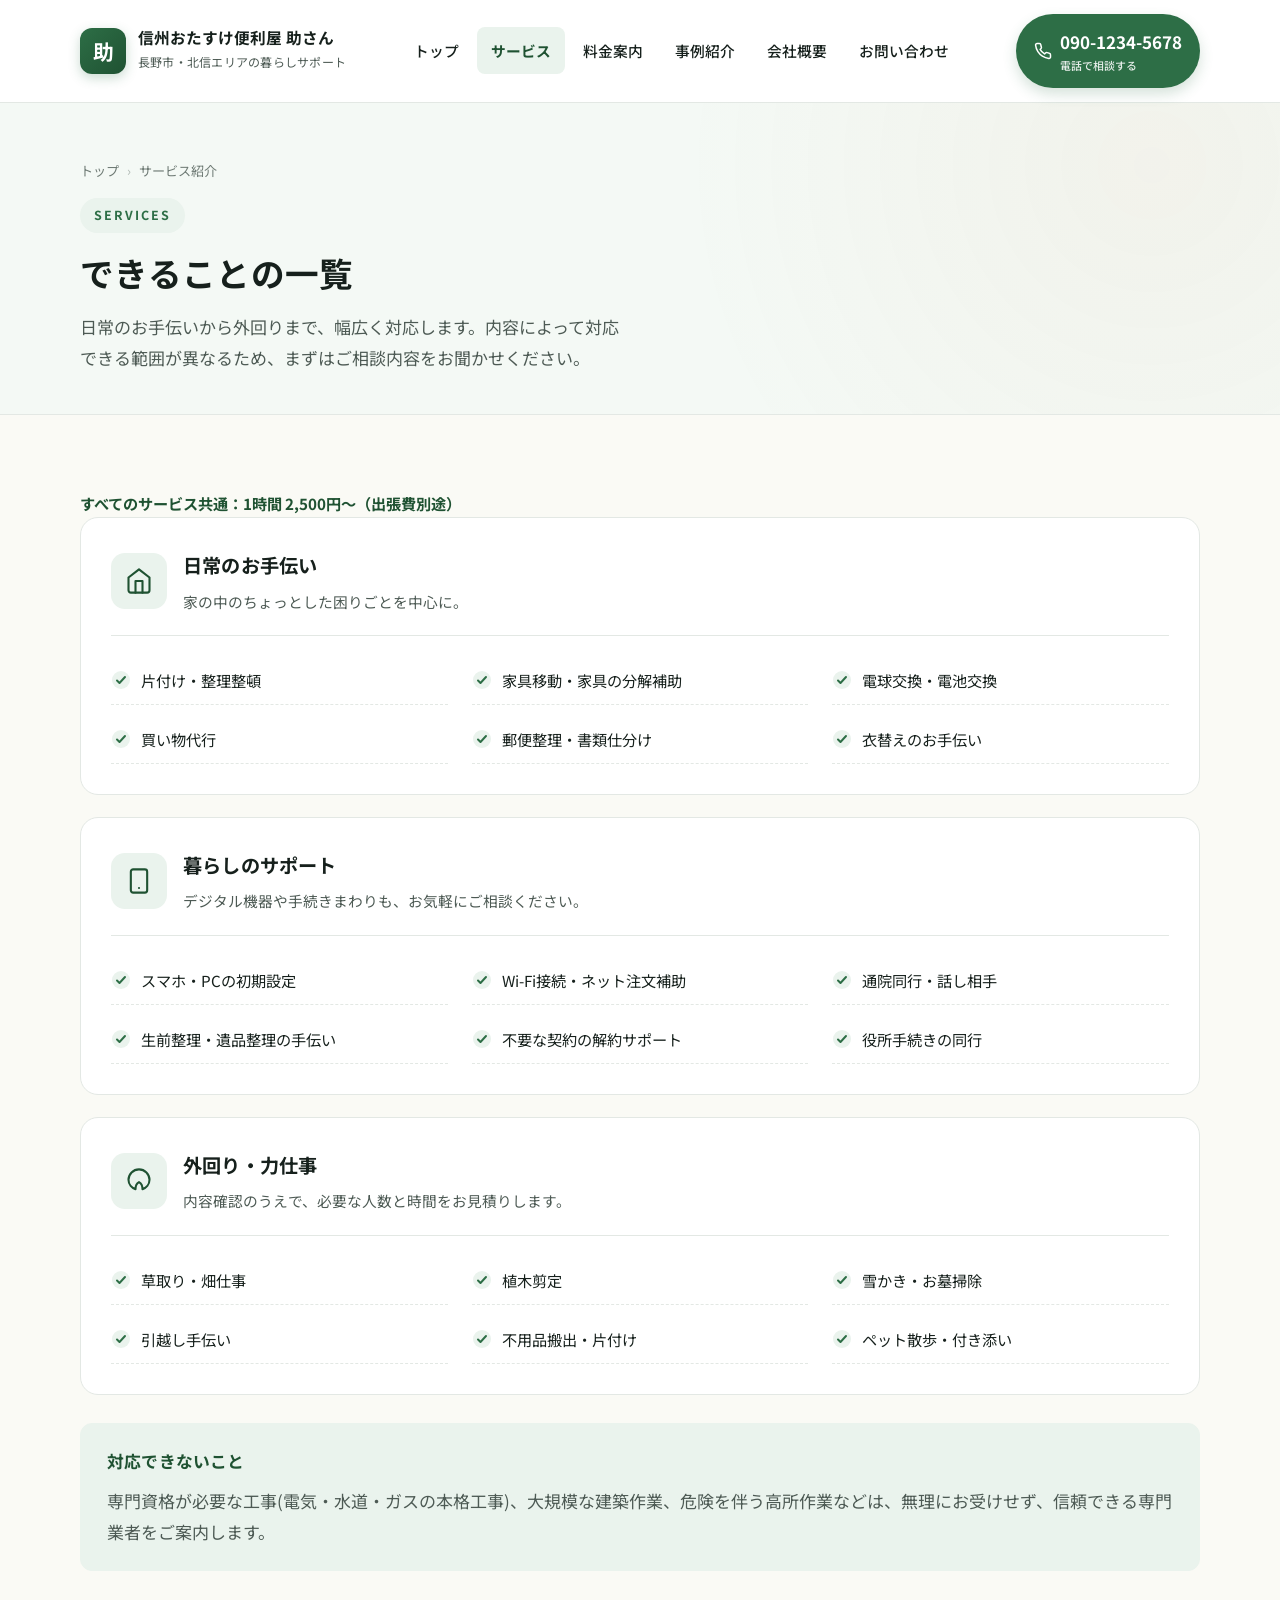
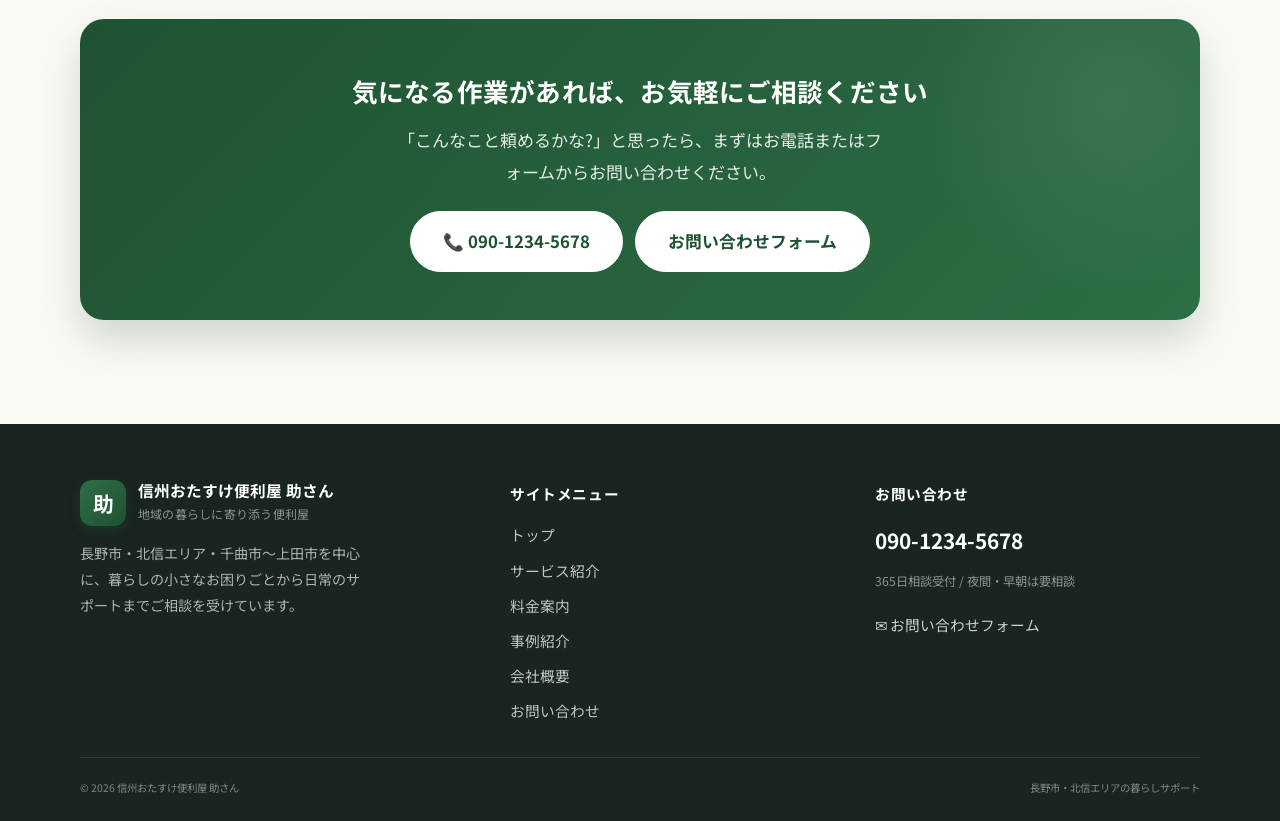
<file: site/services/index.html>
<!DOCTYPE html>
<html lang="ja">
<head>
<meta charset="utf-8">
<meta name="viewport" content="width=device-width, initial-scale=1">
<title>サービス紹介 | 信州おたすけ便利屋 助さん</title>
<meta name="description" content="日常のお手伝いから外回り作業まで。信州おたすけ便利屋 助さん のサービス一覧。">
<link rel="icon" href="../assets/favicon.svg" type="image/svg+xml">
<link rel="stylesheet" href="../assets/css/style.css">
<link rel="stylesheet" href="../assets/images/ph-v4.css">
</head>
<body class="page-bottom-pad">

<header class="site-header">
  <div class="wrap">
    <a class="brand" href="../index.html">
      <span class="brand-mark">助</span>
      <span class="brand-text">
        <strong>信州おたすけ便利屋 助さん</strong>
        <span>長野市・北信エリアの暮らしサポート</span>
      </span>
    </a>
    <button class="menu-toggle" type="button" data-menu-toggle aria-expanded="false">☰ メニュー</button>
    <nav class="site-nav" data-site-nav>
      <a href="../index.html">トップ</a>
      <a href="index.html" aria-current="page">サービス</a>
      <a href="../pricing/index.html">料金案内</a>
      <a href="../works/index.html">事例紹介</a>
      <a href="../about/index.html">会社概要</a>
      <a href="../contact/index.html">お問い合わせ</a>
    </nav>
    <a class="header-cta" href="tel:09012345678">
      <svg class="phone-icon" viewBox="0 0 24 24" fill="none" stroke="currentColor" stroke-width="2" stroke-linecap="round" stroke-linejoin="round"><path d="M22 16.92v3a2 2 0 0 1-2.18 2 19.79 19.79 0 0 1-8.63-3.07 19.5 19.5 0 0 1-6-6 19.79 19.79 0 0 1-3.07-8.67A2 2 0 0 1 4.11 2h3a2 2 0 0 1 2 1.72 12.84 12.84 0 0 0 .7 2.81 2 2 0 0 1-.45 2.11L8.09 9.91a16 16 0 0 0 6 6l1.27-1.27a2 2 0 0 1 2.11-.45 12.84 12.84 0 0 0 2.81.7A2 2 0 0 1 22 16.92z"/></svg>
      <span><span>090-1234-5678</span><small>電話で相談する</small></span>
    </a>
  </div>
</header>

<section class="page-hero">
  <div class="wrap">
    <div class="breadcrumbs">
      <a href="../index.html">トップ</a>
      <span class="sep">›</span>
      <span>サービス紹介</span>
    </div>
    <span class="kicker">SERVICES</span>
    <h1>できることの一覧</h1>
    <p>日常のお手伝いから外回りまで、幅広く対応します。内容によって対応できる範囲が異なるため、まずはご相談内容をお聞かせください。</p>
  </div>
</section>

<main>
<section class="section">
  <div class="wrap">
    <p style="margin-top: 10px; font-size: 0.95rem; color: var(--brand-strong); font-weight: 700;">すべてのサービス共通：1時間 2,500円〜（出張費別途）</p>

    <div class="svc-cat">
      <div class="svc-cat-head">
        <div class="svc-icon"><svg width="28" height="28" viewBox="0 0 24 24" fill="none" stroke="currentColor" stroke-width="1.8" stroke-linecap="round" stroke-linejoin="round"><path d="M3 9l9-7 9 7v11a2 2 0 0 1-2 2H5a2 2 0 0 1-2-2z"/><polyline points="9 22 9 12 15 12 15 22"/></svg></div>
        <div>
          <h2>日常のお手伝い</h2>
          <p>家の中のちょっとした困りごとを中心に。</p>
        </div>
      </div>
      <div class="svc-items">
        <div class="svc-item">片付け・整理整頓</div>
        <div class="svc-item">家具移動・家具の分解補助</div>
        <div class="svc-item">電球交換・電池交換</div>
        <div class="svc-item">買い物代行</div>
        <div class="svc-item">郵便整理・書類仕分け</div>
        <div class="svc-item">衣替えのお手伝い</div>
      </div>
    </div>

    <div class="svc-cat">
      <div class="svc-cat-head">
        <div class="svc-icon"><svg width="28" height="28" viewBox="0 0 24 24" fill="none" stroke="currentColor" stroke-width="1.8" stroke-linecap="round" stroke-linejoin="round"><rect x="5" y="2" width="14" height="20" rx="2" ry="2"/><line x1="12" y1="18" x2="12.01" y2="18"/></svg></div>
        <div>
          <h2>暮らしのサポート</h2>
          <p>デジタル機器や手続きまわりも、お気軽にご相談ください。</p>
        </div>
      </div>
      <div class="svc-items">
        <div class="svc-item">スマホ・PCの初期設定</div>
        <div class="svc-item">Wi-Fi接続・ネット注文補助</div>
        <div class="svc-item">通院同行・話し相手</div>
        <div class="svc-item">生前整理・遺品整理の手伝い</div>
        <div class="svc-item">不要な契約の解約サポート</div>
        <div class="svc-item">役所手続きの同行</div>
      </div>
    </div>

    <div class="svc-cat">
      <div class="svc-cat-head">
        <div class="svc-icon"><svg width="28" height="28" viewBox="0 0 24 24" fill="none" stroke="currentColor" stroke-width="1.8" stroke-linecap="round" stroke-linejoin="round"><path d="M12 2a9 9 0 0 0-9 9c0 4 3 7 6 8 0-3 1-5 3-6 2 1 3 3 3 6 3-1 6-4 6-8a9 9 0 0 0-9-9z"/></svg></div>
        <div>
          <h2>外回り・力仕事</h2>
          <p>内容確認のうえで、必要な人数と時間をお見積りします。</p>
        </div>
      </div>
      <div class="svc-items">
        <div class="svc-item">草取り・畑仕事</div>
        <div class="svc-item">植木剪定</div>
        <div class="svc-item">雪かき・お墓掃除</div>
        <div class="svc-item">引越し手伝い</div>
        <div class="svc-item">不用品搬出・片付け</div>
        <div class="svc-item">ペット散歩・付き添い</div>
      </div>
    </div>

    <div class="note-card" style="margin-top: 28px;">
      <h3>対応できないこと</h3>
      <p>専門資格が必要な工事(電気・水道・ガスの本格工事)、大規模な建築作業、危険を伴う高所作業などは、無理にお受けせず、信頼できる専門業者をご案内します。</p>
    </div>

    <div class="cta-band" style="margin-top: 48px;">
      <h2>気になる作業があれば、お気軽にご相談ください</h2>
      <p>「こんなこと頼めるかな?」と思ったら、まずはお電話またはフォームからお問い合わせください。</p>
      <div class="actions">
        <a class="btn btn-outline btn-lg" href="tel:09012345678">📞 090-1234-5678</a>
        <a class="btn btn-outline btn-lg" href="../contact/index.html">お問い合わせフォーム</a>
      </div>
    </div>
  </div>
</section>
</main>

<footer class="site-footer">
  <div class="wrap">
    <div class="footer-grid">
      <div>
        <a class="brand" href="../index.html"><span class="brand-mark">助</span><span class="brand-text"><strong>信州おたすけ便利屋 助さん</strong><span>地域の暮らしに寄り添う便利屋</span></span></a>
        <p>長野市・北信エリア・千曲市〜上田市を中心に、暮らしの小さなお困りごとから日常のサポートまでご相談を受けています。</p>
      </div>
      <div>
        <h4>サイトメニュー</h4>
        <div class="footer-links">
          <a href="../index.html">トップ</a>
          <a href="index.html">サービス紹介</a>
          <a href="../pricing/index.html">料金案内</a>
          <a href="../works/index.html">事例紹介</a>
          <a href="../about/index.html">会社概要</a>
          <a href="../contact/index.html">お問い合わせ</a>
        </div>
      </div>
      <div>
        <h4>お問い合わせ</h4>
        <div class="footer-contact">
          <a class="phone" href="tel:09012345678">090-1234-5678</a>
          <small>365日相談受付 / 夜間・早朝は要相談</small>
          <a href="../contact/index.html" style="margin-top:8px;">✉ お問い合わせフォーム</a>
        </div>
      </div>
    </div>
    <div class="footer-bottom">
      <small>© <span data-year></span> 信州おたすけ便利屋 助さん</small>
      <small>長野市・北信エリアの暮らしサポート</small>
    </div>
  </div>
</footer>

<div class="sticky-bar">
  <a class="phone" href="tel:09012345678">📞 電話する</a>
  <a class="form" href="../contact/index.html">✉ フォーム</a>
</div>

<script src="../assets/js/main.js"></script>
</body>
</html>
</file>
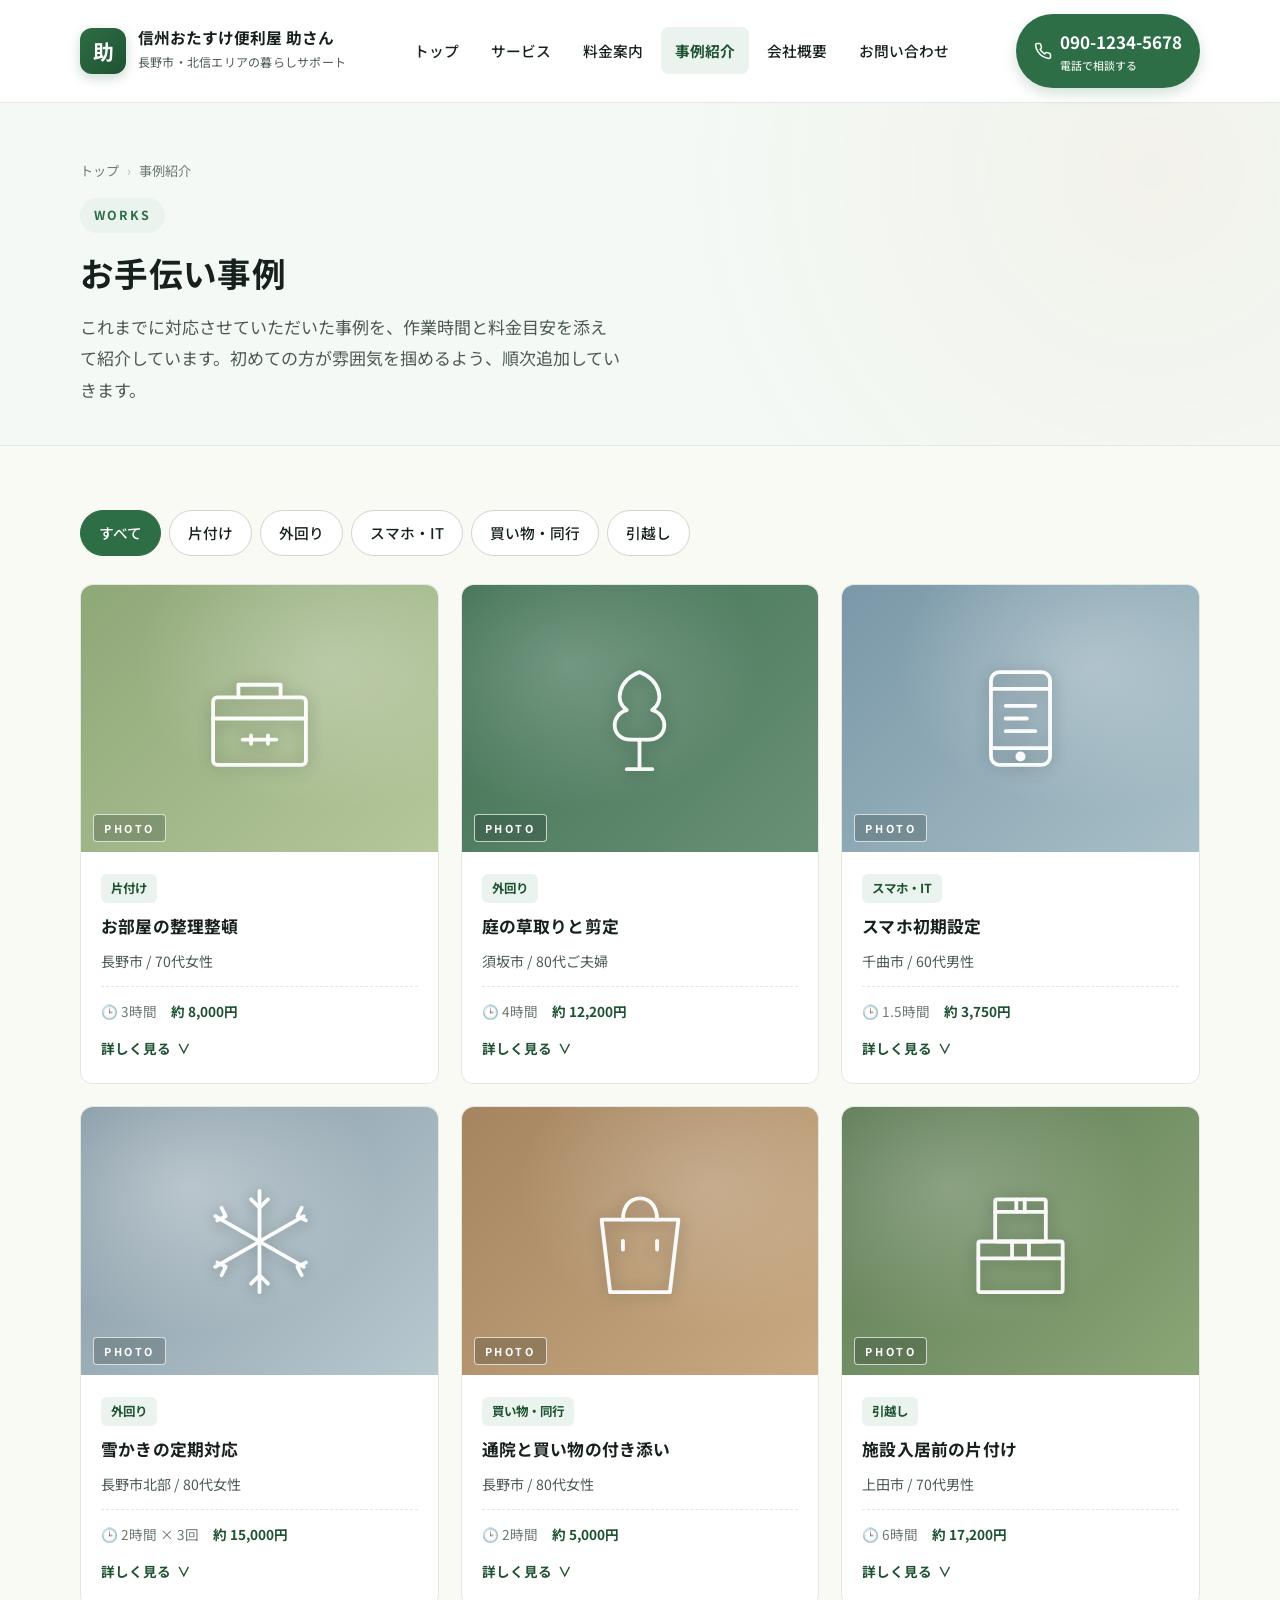
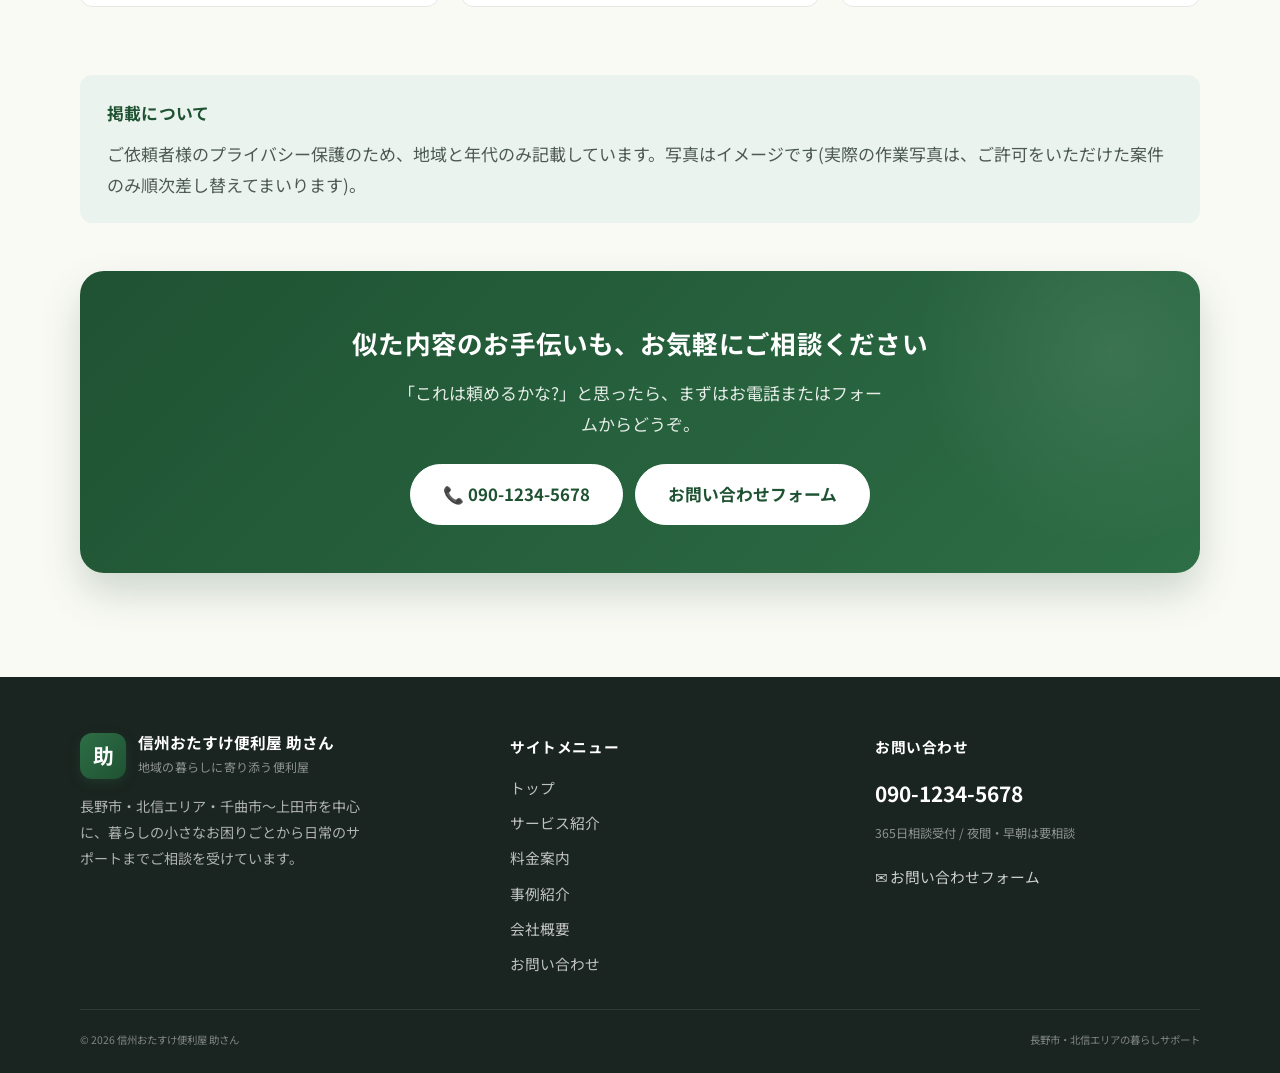
<file: site/works/index.html>
<!DOCTYPE html>
<html lang="ja">
<head>
<meta charset="utf-8">
<meta name="viewport" content="width=device-width, initial-scale=1">
<title>事例紹介 | 信州おたすけ便利屋 助さん</title>
<meta name="description" content="これまでに対応させていただいたお手伝い事例。作業時間と料金目安付きでご紹介します。">
<link rel="icon" href="../assets/favicon.svg" type="image/svg+xml">
<link rel="stylesheet" href="../assets/css/style.css">
<link rel="stylesheet" href="../assets/images/ph-v4.css">
</head>
<body class="page-bottom-pad">

<header class="site-header">
  <div class="wrap">
    <a class="brand" href="../index.html"><span class="brand-mark">助</span><span class="brand-text"><strong>信州おたすけ便利屋 助さん</strong><span>長野市・北信エリアの暮らしサポート</span></span></a>
    <button class="menu-toggle" type="button" data-menu-toggle aria-expanded="false">☰ メニュー</button>
    <nav class="site-nav" data-site-nav>
      <a href="../index.html">トップ</a>
      <a href="../services/index.html">サービス</a>
      <a href="../pricing/index.html">料金案内</a>
      <a href="index.html" aria-current="page">事例紹介</a>
      <a href="../about/index.html">会社概要</a>
      <a href="../contact/index.html">お問い合わせ</a>
    </nav>
    <a class="header-cta" href="tel:09012345678"><svg class="phone-icon" viewBox="0 0 24 24" fill="none" stroke="currentColor" stroke-width="2" stroke-linecap="round" stroke-linejoin="round"><path d="M22 16.92v3a2 2 0 0 1-2.18 2 19.79 19.79 0 0 1-8.63-3.07 19.5 19.5 0 0 1-6-6 19.79 19.79 0 0 1-3.07-8.67A2 2 0 0 1 4.11 2h3a2 2 0 0 1 2 1.72 12.84 12.84 0 0 0 .7 2.81 2 2 0 0 1-.45 2.11L8.09 9.91a16 16 0 0 0 6 6l1.27-1.27a2 2 0 0 1 2.11-.45 12.84 12.84 0 0 0 2.81.7A2 2 0 0 1 22 16.92z"/></svg><span><span>090-1234-5678</span><small>電話で相談する</small></span></a>
  </div>
</header>

<section class="page-hero">
  <div class="wrap">
    <div class="breadcrumbs"><a href="../index.html">トップ</a><span class="sep">›</span><span>事例紹介</span></div>
    <span class="kicker">WORKS</span>
    <h1>お手伝い事例</h1>
    <p>これまでに対応させていただいた事例を、作業時間と料金目安を添えて紹介しています。初めての方が雰囲気を掴めるよう、順次追加していきます。</p>
  </div>
</section>

<main>
<section class="section">
  <div class="wrap">
    <div class="filter-bar">
      <button class="chip active" data-filter="all">すべて</button>
      <button class="chip" data-filter="cleanup">片付け</button>
      <button class="chip" data-filter="outdoor">外回り</button>
      <button class="chip" data-filter="it">スマホ・IT</button>
      <button class="chip" data-filter="accompany">買い物・同行</button>
      <button class="chip" data-filter="moving">引越し</button>
    </div>

    <div class="work-grid">
      <article class="work-card" data-category="cleanup">
        <div class="work-card-summary">
          <div class="work-photo ph-work-1"></div>
          <div class="work-body">
            <span class="work-tag">片付け</span>
            <h3>お部屋の整理整頓</h3>
            <div class="region">長野市 / 70代女性</div>
            <div class="work-meta"><span>🕒 3時間</span><span class="price">約 8,000円</span></div>
            <div class="work-expand-hint"><span class="work-expand-hint-text"></span></div>
          </div>
        </div>
        <div class="work-card-detail">
          <div class="work-detail-inner">
            <p class="work-detail-desc">写真・詳細は準備中です。</p>
          </div>
        </div>
      </article>
      <article class="work-card" data-category="outdoor">
        <div class="work-card-summary">
          <div class="work-photo ph-work-2"></div>
          <div class="work-body">
            <span class="work-tag">外回り</span>
            <h3>庭の草取りと剪定</h3>
            <div class="region">須坂市 / 80代ご夫婦</div>
            <div class="work-meta"><span>🕒 4時間</span><span class="price">約 12,200円</span></div>
            <div class="work-expand-hint"><span class="work-expand-hint-text"></span></div>
          </div>
        </div>
        <div class="work-card-detail">
          <div class="work-detail-inner">
            <p class="work-detail-desc">写真・詳細は準備中です。</p>
          </div>
        </div>
      </article>
      <article class="work-card" data-category="it">
        <div class="work-card-summary">
          <div class="work-photo ph-work-3"></div>
          <div class="work-body">
            <span class="work-tag">スマホ・IT</span>
            <h3>スマホ初期設定</h3>
            <div class="region">千曲市 / 60代男性</div>
            <div class="work-meta"><span>🕒 1.5時間</span><span class="price">約 3,750円</span></div>
            <div class="work-expand-hint"><span class="work-expand-hint-text"></span></div>
          </div>
        </div>
        <div class="work-card-detail">
          <div class="work-detail-inner">
            <p class="work-detail-desc">写真・詳細は準備中です。</p>
          </div>
        </div>
      </article>
      <article class="work-card" data-category="outdoor">
        <div class="work-card-summary">
          <div class="work-photo ph-work-4"></div>
          <div class="work-body">
            <span class="work-tag">外回り</span>
            <h3>雪かきの定期対応</h3>
            <div class="region">長野市北部 / 80代女性</div>
            <div class="work-meta"><span>🕒 2時間 × 3回</span><span class="price">約 15,000円</span></div>
            <div class="work-expand-hint"><span class="work-expand-hint-text"></span></div>
          </div>
        </div>
        <div class="work-card-detail">
          <div class="work-detail-inner">
            <p class="work-detail-desc">写真・詳細は準備中です。</p>
          </div>
        </div>
      </article>
      <article class="work-card" data-category="accompany">
        <div class="work-card-summary">
          <div class="work-photo ph-work-5"></div>
          <div class="work-body">
            <span class="work-tag">買い物・同行</span>
            <h3>通院と買い物の付き添い</h3>
            <div class="region">長野市 / 80代女性</div>
            <div class="work-meta"><span>🕒 2時間</span><span class="price">約 5,000円</span></div>
            <div class="work-expand-hint"><span class="work-expand-hint-text"></span></div>
          </div>
        </div>
        <div class="work-card-detail">
          <div class="work-detail-inner">
            <p class="work-detail-desc">写真・詳細は準備中です。</p>
          </div>
        </div>
      </article>
      <article class="work-card" data-category="moving">
        <div class="work-card-summary">
          <div class="work-photo ph-work-6"></div>
          <div class="work-body">
            <span class="work-tag">引越し</span>
            <h3>施設入居前の片付け</h3>
            <div class="region">上田市 / 70代男性</div>
            <div class="work-meta"><span>🕒 6時間</span><span class="price">約 17,200円</span></div>
            <div class="work-expand-hint"><span class="work-expand-hint-text"></span></div>
          </div>
        </div>
        <div class="work-card-detail">
          <div class="work-detail-inner">
            <p class="work-detail-desc">写真・詳細は準備中です。</p>
          </div>
        </div>
      </article>
    </div>
    <div class="pagination" id="works-pagination"></div>

    <div class="note-card" style="margin-top: 32px;">
      <h3>掲載について</h3>
      <p>ご依頼者様のプライバシー保護のため、地域と年代のみ記載しています。写真はイメージです(実際の作業写真は、ご許可をいただけた案件のみ順次差し替えてまいります)。</p>
    </div>

    <div class="cta-band" style="margin-top: 48px;">
      <h2>似た内容のお手伝いも、お気軽にご相談ください</h2>
      <p>「これは頼めるかな?」と思ったら、まずはお電話またはフォームからどうぞ。</p>
      <div class="actions">
        <a class="btn btn-outline btn-lg" href="tel:09012345678">📞 090-1234-5678</a>
        <a class="btn btn-outline btn-lg" href="../contact/index.html">お問い合わせフォーム</a>
      </div>
    </div>
  </div>
</section>
</main>

<footer class="site-footer">
  <div class="wrap">
    <div class="footer-grid">
      <div><a class="brand" href="../index.html"><span class="brand-mark">助</span><span class="brand-text"><strong>信州おたすけ便利屋 助さん</strong><span>地域の暮らしに寄り添う便利屋</span></span></a><p>長野市・北信エリア・千曲市〜上田市を中心に、暮らしの小さなお困りごとから日常のサポートまでご相談を受けています。</p></div>
      <div><h4>サイトメニュー</h4><div class="footer-links"><a href="../index.html">トップ</a><a href="../services/index.html">サービス紹介</a><a href="../pricing/index.html">料金案内</a><a href="index.html">事例紹介</a><a href="../about/index.html">会社概要</a><a href="../contact/index.html">お問い合わせ</a></div></div>
      <div><h4>お問い合わせ</h4><div class="footer-contact"><a class="phone" href="tel:09012345678" style='font-family: "Noto Sans JP"'>090-1234-5678</a><small>365日相談受付 / 夜間・早朝は要相談</small><a href="../contact/index.html" style="margin-top:8px;">✉ お問い合わせフォーム</a></div></div>
    </div>
    <div class="footer-bottom"><small>© <span data-year></span> 信州おたすけ便利屋 助さん</small><small>長野市・北信エリアの暮らしサポート</small></div>
  </div>
</footer>

<div class="sticky-bar"><a class="phone" href="tel:09012345678">📞 電話する</a><a class="form" href="../contact/index.html">✉ フォーム</a></div>
<script src="../assets/js/main.js"></script>
</body>
</html>
</file>
<file: site/assets/css/style.css>
/* ==========================================================================
   信州おたすけ便利屋 助さん  —  Hi-Fi site stylesheet
   Theme: Forest (深めのグリーン + アイボリー背景) / 高齢者配慮
   ========================================================================== */

@import url("https://fonts.googleapis.com/css2?family=Noto+Sans+JP:wght@400;500;700;900&display=swap");

:root {
  /* Core palette — Forest + ivory */
  --brand: #2d6e46;
  --brand-strong: #1f5232;
  --brand-soft: #eaf3ed;
  --brand-tint: #f4f9f5;
  --accent: #c87a3a;        /* warm orange-brown accent */
  --accent-soft: #fbf0e4;
  --ink: #16201c;
  --muted: #4d5a54;
  --muted-2: #6e7a74;
  --line: #e3e8e4;
  --line-strong: #cdd6cf;
  --bg: #fafaf5;            /* ivory-tinted white */
  --surface: #ffffff;
  --shadow-sm: 0 2px 8px rgba(22, 32, 28, 0.04);
  --shadow-md: 0 8px 24px rgba(22, 32, 28, 0.06);
  --shadow-lg: 0 16px 40px rgba(22, 32, 28, 0.08);
  --radius-sm: 8px;
  --radius-md: 12px;
  --radius-lg: 18px;
  --radius-xl: 24px;
  --content: min(1120px, calc(100vw - 40px));
}

* { box-sizing: border-box; }
*::before, *::after { box-sizing: border-box; }

html {
  scroll-behavior: smooth;
}

body {
  margin: 0;
  font-family: "Noto Sans JP", "Hiragino Sans", "Hiragino Kaku Gothic ProN",
    system-ui, sans-serif;
  color: var(--ink);
  background: var(--bg);
  line-height: 1.85;
  font-size: 16px;
  -webkit-font-smoothing: antialiased;
  text-rendering: optimizeLegibility;
}

@media (min-width: 720px) {
  body { font-size: 17px; }
}

body.menu-open { overflow: hidden; }

a { color: inherit; text-decoration: none; }
img, svg { max-width: 100%; display: block; }
button, input, textarea, select { font: inherit; color: inherit; }

/* ==========================================================================
   Layout utilities
   ========================================================================== */

.wrap {
  width: var(--content);
  margin: 0 auto;
}

.section {
  padding: 64px 0;
}

.section-sm { padding: 48px 0; }
.section-alt { background: var(--brand-tint); }
.section-white { background: var(--surface); }

.section-title {
  text-align: center;
  margin-bottom: 40px;
}
.section-title .kicker {
  display: inline-block;
  font-size: 0.78rem;
  letter-spacing: 0.16em;
  color: var(--brand);
  font-weight: 700;
  background: var(--brand-soft);
  padding: 6px 14px;
  border-radius: 999px;
  margin-bottom: 14px;
}
.section-title h2 {
  font-size: clamp(1.5rem, 3vw, 2rem);
  line-height: 1.5;
  margin: 0 0 10px;
  color: var(--ink);
  letter-spacing: 0.02em;
}
.section-title p {
  max-width: 58ch;
  margin: 0 auto;
  color: var(--muted);
  font-size: 0.98rem;
}

h1, h2, h3, h4 { font-weight: 700; letter-spacing: 0.01em; }
h1 { font-size: clamp(1.7rem, 4vw, 2.4rem); line-height: 1.55; margin: 0; }
h2 { margin: 0; }
h3 { font-size: 1.05rem; margin: 0; }
p  { margin: 0; }

.lead {
  font-size: 1.02rem;
  line-height: 1.9;
  color: var(--muted);
}

.kicker {
  display: inline-block;
  font-size: 0.78rem;
  letter-spacing: 0.16em;
  color: var(--brand);
  font-weight: 700;
  background: var(--brand-soft);
  padding: 6px 14px;
  border-radius: 999px;
}

/* ==========================================================================
   Buttons
   ========================================================================== */

.btn {
  display: inline-flex;
  align-items: center;
  justify-content: center;
  gap: 10px;
  min-height: 52px;
  padding: 12px 24px;
  border-radius: 999px;
  font-weight: 700;
  font-size: 1rem;
  border: 1.5px solid transparent;
  cursor: pointer;
  text-decoration: none;
  transition: transform 160ms ease, background-color 160ms ease, box-shadow 160ms ease;
  white-space: nowrap;
}
.btn:hover { transform: translateY(-1px); }
.btn:active { transform: translateY(0); }

.btn-primary {
  background: var(--brand);
  color: #fff;
  box-shadow: 0 6px 16px rgba(45, 110, 70, 0.2);
}
.btn-primary:hover { background: var(--brand-strong); }

.btn-outline {
  background: var(--surface);
  color: var(--ink);
  border-color: var(--line-strong);
}
.btn-outline:hover {
  border-color: var(--brand);
  color: var(--brand-strong);
}

.btn-ghost {
  background: transparent;
  color: var(--brand-strong);
}
.btn-ghost:hover { background: var(--brand-soft); }

.btn-lg { min-height: 60px; padding: 14px 32px; font-size: 1.05rem; }

/* ==========================================================================
   Header
   ========================================================================== */

.site-header {
  position: sticky;
  top: 0;
  z-index: 30;
  background: rgba(255, 255, 255, 0.94);
  backdrop-filter: blur(12px);
  border-bottom: 1px solid var(--line);
}
.site-header .wrap {
  display: flex;
  align-items: center;
  justify-content: space-between;
  padding: 14px 0;
  gap: 20px;
}

.brand {
  display: inline-flex;
  align-items: center;
  gap: 12px;
}
.brand-mark {
  width: 46px;
  height: 46px;
  border-radius: 12px;
  background: linear-gradient(135deg, var(--brand) 0%, var(--brand-strong) 100%);
  color: #fff;
  display: grid;
  place-items: center;
  font-family: "Noto Sans JP", sans-serif;
  font-weight: 700;
  font-size: 1.3rem;
  box-shadow: 0 4px 12px rgba(45, 110, 70, 0.25);
}
.brand-text strong {
  display: block;
  font-size: 0.98rem;
  line-height: 1.3;
  color: var(--ink);
}
.brand-text span {
  display: block;
  font-size: 0.75rem;
  color: var(--muted);
  letter-spacing: 0.02em;
  margin-top: 2px;
}

.menu-toggle {
  display: none;
  border: 0;
  background: var(--brand-soft);
  color: var(--brand-strong);
  border-radius: 10px;
  padding: 10px 14px;
  font-weight: 700;
  cursor: pointer;
}

.site-nav {
  display: flex;
  align-items: center;
  gap: 4px;
  font-size: 0.92rem;
}
.site-nav a {
  padding: 10px 14px;
  color: var(--ink);
  border-radius: 8px;
  white-space: nowrap;
  font-weight: 500;
}
.site-nav a:hover {
  background: var(--brand-soft);
  color: var(--brand-strong);
}
.site-nav a[aria-current="page"] {
  color: var(--brand-strong);
  font-weight: 700;
  background: var(--brand-soft);
}

.header-cta {
  display: inline-flex;
  align-items: center;
  gap: 8px;
  padding: 12px 18px;
  border-radius: 999px;
  background: var(--brand);
  color: #fff;
  font-weight: 700;
  box-shadow: 0 6px 14px rgba(45, 110, 70, 0.2);
  transition: background-color 160ms ease;
  white-space: nowrap;
  flex-shrink: 0;
}
.header-cta > span { white-space: nowrap; }
.header-cta:hover { background: var(--brand-strong); }
.header-cta small {
  display: block;
  font-size: 0.68rem;
  font-weight: 500;
  opacity: 0.88;
  margin-top: -2px;
}
.header-cta .phone-icon {
  width: 18px; height: 18px;
  flex-shrink: 0;
}

/* ==========================================================================
   Hero (home)
   ========================================================================== */

.hero {
  padding: 72px 0 56px;
  background:
    radial-gradient(circle at 90% 10%, rgba(200, 122, 58, 0.06), transparent 40%),
    radial-gradient(circle at 10% 80%, rgba(45, 110, 70, 0.05), transparent 45%),
    var(--surface);
  border-bottom: 1px solid var(--line);
  position: relative;
  overflow: hidden;
}
.hero-grid {
  display: grid;
  grid-template-columns: 1.05fr 1fr;
  gap: 56px;
  align-items: center;
}
.hero .kicker { margin-bottom: 18px; }
.hero h1 {
  font-size: clamp(1.75rem, 4vw, 2.6rem);
  line-height: 1.55;
  margin: 0 0 18px;
  color: var(--ink);
}
.hero h1 .accent-text { color: var(--brand-strong); }
.hero .lead {
  font-size: 1.05rem;
  color: var(--muted);
  max-width: 46ch;
}

.hero-badges {
  display: flex;
  gap: 10px;
  flex-wrap: wrap;
  margin-top: 22px;
}
.hero-badges span {
  background: var(--brand-soft);
  color: var(--brand-strong);
  font-size: 0.85rem;
  font-weight: 700;
  padding: 7px 14px;
  border-radius: 999px;
  display: inline-flex;
  align-items: center;
  gap: 6px;
}
.hero-badges span::before {
  content: "";
  width: 8px;
  height: 8px;
  background: var(--brand);
  border-radius: 50%;
}

.hero-actions {
  display: flex;
  gap: 14px;
  flex-wrap: wrap;
  margin-top: 28px;
}

/* Hero visual — photo + decorative cards */
.hero-visual {
  position: relative;
  aspect-ratio: 4/3;
}
.hero-photo {
  position: absolute;
  inset: 0;
  border-radius: var(--radius-xl);
  overflow: hidden;
  box-shadow: var(--shadow-lg);
  background: var(--brand-soft);
}
.hero-photo picture {
  display: block;
  width: 100%;
  height: 100%;
}

.hero-photo img {
  width: 100%;
  height: 100%;
  object-fit: cover;
  object-position: 58% center;
  border-radius: var(--radius-xl);
}
.hero-stamp {
  position: absolute;
  right: -12px;
  bottom: -16px;
  background: var(--surface);
  border-radius: var(--radius-lg);
  padding: 16px 20px;
  box-shadow: var(--shadow-md);
  display: flex;
  align-items: center;
  gap: 12px;
  max-width: 240px;
  border: 1px solid var(--line);
}
.hero-stamp-icon {
  width: 44px;
  height: 44px;
  border-radius: 10px;
  background: var(--brand-soft);
  color: var(--brand-strong);
  display: grid;
  place-items: center;
  flex-shrink: 0;
}
.hero-stamp-text strong {
  display: block;
  font-size: 0.92rem;
  line-height: 1.4;
  color: var(--ink);
}
.hero-stamp-text span {
  display: block;
  font-size: 0.72rem;
  color: var(--muted);
  margin-top: 2px;
}

/* ==========================================================================
   Page hero (sub-pages)
   ========================================================================== */

.page-hero {
  padding: 56px 0 40px;
  background:
    radial-gradient(circle at 90% 20%, rgba(200, 122, 58, 0.05), transparent 40%),
    var(--brand-tint);
  border-bottom: 1px solid var(--line);
}
.page-hero .kicker { margin-bottom: 14px; }
.page-hero h1 {
  font-size: clamp(1.5rem, 3.5vw, 2.1rem);
  line-height: 1.55;
  margin-bottom: 12px;
}
.page-hero p {
  max-width: 60ch;
  color: var(--muted);
}
.breadcrumbs {
  font-size: 0.82rem;
  color: var(--muted-2);
  margin-bottom: 14px;
  display: flex;
  gap: 8px;
  align-items: center;
}
.breadcrumbs a:hover { color: var(--brand-strong); }
.breadcrumbs .sep { opacity: 0.5; }

/* ==========================================================================
   Cards & grids
   ========================================================================== */

.card {
  background: var(--surface);
  border: 1px solid var(--line);
  border-radius: var(--radius-md);
  padding: 24px;
  transition: border-color 160ms ease, transform 160ms ease, box-shadow 160ms ease;
}
.card:hover {
  border-color: var(--line-strong);
  box-shadow: var(--shadow-sm);
}

.card h3 {
  font-size: 1.1rem;
  margin-bottom: 10px;
  color: var(--ink);
}
.card p {
  color: var(--muted);
  font-size: 0.95rem;
  line-height: 1.8;
}

.grid-2 { display: grid; grid-template-columns: repeat(2, 1fr); gap: 20px; }
.grid-3 { display: grid; grid-template-columns: repeat(3, 1fr); gap: 20px; }
.grid-4 { display: grid; grid-template-columns: repeat(4, 1fr); gap: 16px; }

/* Service category cards (home + services) */
.svc-card {
  background: var(--surface);
  border: 1px solid var(--line);
  border-radius: var(--radius-md);
  padding: 32px 26px;
  text-align: center;
  position: relative;
  transition: transform 160ms ease, box-shadow 160ms ease, border-color 160ms ease;
}
.svc-card:hover {
  transform: translateY(-3px);
  box-shadow: var(--shadow-md);
  border-color: var(--brand-soft);
}
.svc-card .svc-icon {
  width: 72px;
  height: 72px;
  margin: 0 auto 18px;
  border-radius: 20px;
  background: var(--brand-soft);
  color: var(--brand-strong);
  display: grid;
  place-items: center;
}
.svc-card h3 {
  font-size: 1.15rem;
  margin-bottom: 10px;
}
.svc-card p { color: var(--muted); font-size: 0.95rem; }
.svc-card .svc-tags {
  display: flex;
  flex-wrap: wrap;
  gap: 6px;
  justify-content: center;
  margin-top: 14px;
}
.svc-card .svc-tags span {
  font-size: 0.78rem;
  color: var(--brand-strong);
  background: var(--brand-soft);
  padding: 3px 10px;
  border-radius: 999px;
  font-weight: 500;
}

/* Reasons */
.reason-grid {
  display: grid;
  grid-template-columns: repeat(3, 1fr);
  gap: 28px;
}
.reason-card {
  text-align: center;
  padding: 24px 20px;
}
.reason-num {
  display: inline-grid;
  place-items: center;
  width: 54px;
  height: 54px;
  border-radius: 50%;
  background: var(--brand);
  color: #fff;
  font-weight: 900;
  font-size: 1.1rem;
  font-family: "Noto Sans JP", sans-serif;
  margin-bottom: 18px;
  box-shadow: 0 6px 14px rgba(45, 110, 70, 0.22);
}
.reason-card h3 { font-size: 1.15rem; margin-bottom: 10px; }
.reason-card p { color: var(--muted); font-size: 0.95rem; }

/* Flow (steps) */
.flow-grid {
  display: grid;
  grid-template-columns: repeat(4, 1fr);
  gap: 16px;
  position: relative;
}
.flow-step {
  background: var(--surface);
  border: 1px solid var(--line);
  border-radius: var(--radius-md);
  padding: 24px 20px;
  text-align: center;
  position: relative;
}
.flow-step::after {
  content: "";
  position: absolute;
  top: 50%;
  right: -12px;
  width: 20px;
  height: 2px;
  background: var(--line-strong);
  z-index: 1;
}
.flow-step::before {
  content: "";
  position: absolute;
  top: calc(50% - 5px);
  right: -17px;
  width: 10px;
  height: 10px;
  border-top: 2px solid var(--line-strong);
  border-right: 2px solid var(--line-strong);
  transform: rotate(45deg);
  z-index: 1;
}
.flow-grid .flow-step:last-child::after,
.flow-grid .flow-step:last-child::before { display: none; }

.step-n {
  display: block;
  font-size: 0.72rem;
  letter-spacing: 0.16em;
  color: var(--brand);
  font-weight: 700;
  margin-bottom: 6px;
}
.flow-step h4 {
  font-size: 1.05rem;
  margin: 0 0 6px;
  color: var(--ink);
}
.flow-step p { font-size: 0.9rem; color: var(--muted); }

/* ==========================================================================
   CTA band
   ========================================================================== */

.cta-band {
  background: linear-gradient(135deg, var(--brand-strong) 0%, var(--brand) 100%);
  color: #fff;
  border-radius: var(--radius-xl);
  padding: 48px 40px;
  text-align: center;
  position: relative;
  overflow: hidden;
  box-shadow: 0 20px 40px rgba(31, 82, 50, 0.2);
}
.cta-band::before {
  content: "";
  position: absolute;
  top: -40%;
  right: -10%;
  width: 400px;
  height: 400px;
  border-radius: 50%;
  background: radial-gradient(circle, rgba(255,255,255,0.08), transparent 70%);
  pointer-events: none;
}
.cta-band h2 {
  font-size: clamp(1.25rem, 2.4vw, 1.6rem);
  color: #fff;
  margin: 0 0 10px;
}
.cta-band p {
  color: rgba(255, 255, 255, 0.88);
  margin: 0 0 24px;
  max-width: 54ch;
  margin-left: auto;
  margin-right: auto;
}
.cta-band .actions {
  display: flex;
  gap: 12px;
  justify-content: center;
  flex-wrap: wrap;
  position: relative;
}
.cta-band .btn-outline {
  background: #fff;
  color: var(--brand-strong);
  border-color: #fff;
}
.cta-band .btn-outline:hover { background: var(--brand-soft); }

/* ==========================================================================
   Services page
   ========================================================================== */

.svc-cat {
  background: var(--surface);
  border: 1px solid var(--line);
  border-radius: var(--radius-lg);
  padding: 30px;
  margin-bottom: 22px;
}
.svc-cat-head {
  display: flex;
  align-items: center;
  gap: 16px;
  padding-bottom: 20px;
  margin-bottom: 20px;
  border-bottom: 1px solid var(--line);
}
.svc-cat-head .svc-icon {
  width: 56px;
  height: 56px;
  border-radius: 14px;
  background: var(--brand-soft);
  color: var(--brand-strong);
  display: grid;
  place-items: center;
  flex-shrink: 0;
}
.svc-cat-head h2 {
  font-size: 1.2rem;
  margin: 0 0 4px;
}
.svc-cat-head p {
  font-size: 0.92rem;
  color: var(--muted);
}
.svc-cat-head .svc-price {
  margin-left: auto;
  font-family: "Noto Sans JP", sans-serif;
  color: var(--brand-strong);
  font-weight: 700;
  font-size: 0.98rem;
  white-space: nowrap;
}
.svc-items {
  display: grid;
  grid-template-columns: repeat(3, 1fr);
  gap: 10px 24px;
}
.svc-item {
  display: flex;
  gap: 10px;
  align-items: center;
  padding: 10px 0;
  font-size: 0.95rem;
  color: var(--ink);
  border-bottom: 1px dashed var(--line);
}
.svc-item::before {
  content: "";
  width: 20px;
  height: 20px;
  flex-shrink: 0;
  background-image: url("data:image/svg+xml;utf8,<svg xmlns='http://www.w3.org/2000/svg' viewBox='0 0 20 20'><circle cx='10' cy='10' r='9' fill='%23eaf3ed'/><path d='M6 10.5l2.5 2.5L14 7' stroke='%232d6e46' stroke-width='2' fill='none' stroke-linecap='round' stroke-linejoin='round'/></svg>");
  background-size: contain;
}

.note-card {
  background: var(--brand-soft);
  border: 1px solid var(--brand-soft);
  border-radius: var(--radius-md);
  padding: 22px 26px;
}
.note-card h3 {
  color: var(--brand-strong);
  margin-bottom: 8px;
}
.note-card p { color: var(--muted); }

/* ==========================================================================
   Pricing page
   ========================================================================== */

.price-table {
  width: 100%;
  border-collapse: collapse;
  background: var(--surface);
  border: 1px solid var(--line);
  border-radius: var(--radius-md);
  overflow: hidden;
}
.price-table th,
.price-table td {
  padding: 16px 20px;
  text-align: left;
  border-bottom: 1px solid var(--line);
  font-size: 0.97rem;
  vertical-align: top;
}
.price-table th {
  background: var(--brand-soft);
  color: var(--brand-strong);
  font-weight: 700;
  font-size: 0.9rem;
}
.price-table tr:last-child td { border-bottom: 0; }
.price-table .val {
  font-family: "Noto Sans JP", sans-serif;
  font-weight: 700;
  color: var(--ink);
  white-space: nowrap;
  font-size: 1rem;
}

.price-example {
  background: var(--surface);
  border: 1px solid var(--line);
  border-radius: var(--radius-md);
  padding: 24px;
}
.price-example .kicker { margin-bottom: 10px; }
.price-example h3 {
  font-size: 1.05rem;
  margin-bottom: 6px;
}
.price-example .price-value {
  font-family: "Noto Sans JP", sans-serif;
  color: var(--brand-strong);
  font-weight: 700;
  font-size: 1.4rem;
  margin-top: 8px;
}
.price-example .price-time {
  font-size: 0.88rem;
  color: var(--muted-2);
}

/* ==========================================================================
   Works page
   ========================================================================== */

.filter-bar {
  display: flex;
  gap: 8px;
  flex-wrap: wrap;
  margin-bottom: 28px;
}
.filter-bar .chip {
  padding: 8px 18px;
  border-radius: 999px;
  background: var(--surface);
  border: 1.5px solid var(--line-strong);
  color: var(--ink);
  font-weight: 500;
  font-size: 0.92rem;
  cursor: pointer;
  transition: all 160ms ease;
}
.filter-bar .chip:hover {
  border-color: var(--brand);
  color: var(--brand-strong);
}
.filter-bar .chip.active {
  background: var(--brand);
  color: #fff;
  border-color: var(--brand);
}

.work-grid {
  display: grid;
  grid-template-columns: repeat(3, 1fr);
  gap: 22px;
}
.work-card {
  background: var(--surface);
  border: 1px solid var(--line);
  border-radius: var(--radius-md);
  overflow: visible;
  transition: transform 160ms ease, box-shadow 160ms ease;
}
.work-card-summary {
  cursor: pointer;
  user-select: none;
  border-radius: var(--radius-md);
  overflow: hidden;
}
.work-card:hover {
  transform: translateY(-3px);
  box-shadow: var(--shadow-md);
}
.work-photo {
  aspect-ratio: 4/3;
  background: var(--brand-soft);
  overflow: hidden;
}
.work-photo img {
  width: 100%;
  height: 100%;
  object-fit: cover;
}
.work-body { padding: 18px 20px 22px; }
.work-tag {
  display: inline-block;
  font-size: 0.78rem;
  color: var(--brand-strong);
  background: var(--brand-soft);
  padding: 3px 10px;
  border-radius: 6px;
  font-weight: 700;
  margin-bottom: 8px;
}
.work-card h3 {
  font-size: 1.05rem;
  margin-bottom: 6px;
}
.work-card .region {
  font-size: 0.88rem;
  color: var(--muted);
  margin-bottom: 12px;
}
.work-meta {
  display: flex;
  gap: 14px;
  font-size: 0.85rem;
  color: var(--muted-2);
  padding-top: 12px;
  border-top: 1px dashed var(--line);
}
.work-meta .price {
  color: var(--brand-strong);
  font-weight: 700;
  font-family: "Noto Sans JP", sans-serif;
}

/* ==========================================================================
   About page
   ========================================================================== */

.about-intro {
  display: grid;
  grid-template-columns: 0.9fr 1.1fr;
  gap: 40px;
  align-items: center;
  margin-bottom: 48px;
}
.about-portrait {
  aspect-ratio: 4/5;
  border-radius: var(--radius-lg);
  overflow: hidden;
  box-shadow: var(--shadow-md);
  background: var(--brand-soft);
}
.about-portrait img {
  width: 100%;
  height: 100%;
  object-fit: cover;
}
.about-intro h2 {
  font-family: "Noto Sans JP", sans-serif;
  font-size: clamp(1.3rem, 2.6vw, 1.8rem);
  line-height: 1.6;
  color: var(--ink);
  margin: 14px 0 18px;
}
.about-intro p {
  margin-bottom: 14px;
  color: var(--muted);
  line-height: 1.95;
}
.about-intro p:last-child { margin-bottom: 0; }
.about-sign {
  margin-top: 20px;
  font-family: "Noto Sans JP", sans-serif;
  color: var(--brand-strong);
  font-weight: 700;
}

.about-table {
  width: 100%;
  border-collapse: collapse;
  background: var(--surface);
  border: 1px solid var(--line);
  border-radius: var(--radius-md);
  overflow: hidden;
}
.about-table th,
.about-table td {
  padding: 16px 20px;
  text-align: left;
  border-bottom: 1px solid var(--line);
  font-size: 0.97rem;
  vertical-align: top;
}
.about-table th {
  width: 180px;
  color: var(--brand-strong);
  background: #fafbfa;
  font-weight: 700;
}
.about-table tr:last-child th,
.about-table tr:last-child td { border-bottom: 0; }

/* ==========================================================================
   Contact page
   ========================================================================== */

.contact-intro {
  display: grid;
  grid-template-columns: repeat(2, 1fr);
  gap: 20px;
  margin-bottom: 40px;
}
.contact-card {
  background: var(--surface);
  border: 1px solid var(--line);
  border-radius: var(--radius-md);
  padding: 32px 28px;
  text-align: center;
}
.contact-card.primary {
  background: var(--brand-soft);
  border-color: var(--brand-soft);
}
.contact-card .c-icon {
  width: 56px;
  height: 56px;
  margin: 0 auto 14px;
  border-radius: 14px;
  background: var(--surface);
  color: var(--brand-strong);
  display: grid;
  place-items: center;
  box-shadow: var(--shadow-sm);
}
.contact-card.primary .c-icon { background: var(--surface); }
.contact-card h3 {
  font-size: 1.1rem;
  margin-bottom: 8px;
}
.contact-card .phone-big {
  font-family: "Noto Sans JP", sans-serif;
  font-weight: 700;
  font-size: 1.7rem;
  color: var(--ink);
  margin: 10px 0 6px;
  display: block;
  letter-spacing: 0.02em;
}
.contact-card p {
  font-size: 0.9rem;
  color: var(--muted);
}

.form-card {
  background: var(--surface);
  border: 1px solid var(--line);
  border-radius: var(--radius-lg);
  padding: 36px;
  width: 100%;
  box-sizing: border-box;
  overflow: hidden;
}
.form-grid {
  display: grid;
  grid-template-columns: repeat(2, 1fr);
  gap: 20px;
  width: 100%;
  box-sizing: border-box;
}
.form-grid .field input,
.form-grid .field select,
.form-grid .field textarea {
  width: 100%;
  max-width: 100%;
  box-sizing: border-box;
}
.field { display: grid; gap: 8px; }
.field.full { grid-column: 1 / -1; }
.field label {
  font-size: 0.95rem;
  font-weight: 700;
  color: var(--ink);
  display: flex;
  align-items: center;
  gap: 8px;
}
.field label .req {
  background: var(--accent);
  color: #fff;
  font-size: 0.68rem;
  padding: 2px 8px;
  border-radius: 4px;
  font-weight: 700;
  letter-spacing: 0.04em;
}
.field label .opt {
  color: var(--muted-2);
  font-size: 0.78rem;
  font-weight: 500;
  letter-spacing: 0.04em;
}
.field input,
.field textarea,
.field select {
  border: 1.5px solid var(--line-strong);
  background: var(--surface);
  border-radius: 10px;
  padding: 14px 16px;
  font-size: 1rem;
  color: var(--ink);
  transition: border-color 160ms ease, box-shadow 160ms ease;
}
.field input:focus,
.field textarea:focus,
.field select:focus {
  outline: none;
  border-color: var(--brand);
  box-shadow: 0 0 0 3px rgba(45, 110, 70, 0.12);
}
.field textarea { min-height: 160px; resize: vertical; }

.form-submit {
  margin-top: 28px;
  text-align: center;
}
.form-note {
  margin-top: 12px;
  font-size: 0.82rem;
  color: var(--muted-2);
}
.form-message {
  margin-top: 16px;
  padding: 14px;
  background: var(--brand-soft);
  color: var(--brand-strong);
  border-radius: 10px;
  font-weight: 700;
  text-align: center;
  display: none;
}
.form-message.show { display: block; }

/* ==========================================================================
   Footer
   ========================================================================== */

.site-footer {
  background: #1a2420;
  color: rgba(255, 255, 255, 0.78);
  padding: 56px 0 24px;
  font-size: 0.92rem;
  margin-top: 40px;
}
.footer-grid {
  display: grid;
  grid-template-columns: 1.2fr 1fr 1fr;
  gap: 40px;
  padding-bottom: 32px;
  border-bottom: 1px solid rgba(255,255,255,0.1);
  margin-bottom: 20px;
}
.site-footer .brand-text strong { color: #fff; }
.site-footer .brand-text span { color: rgba(255,255,255,0.5); }
.site-footer p {
  color: rgba(255,255,255,0.65);
  margin-top: 14px;
  max-width: 36ch;
  line-height: 1.85;
  font-size: 0.88rem;
}
.site-footer h4 {
  color: #fff;
  font-size: 0.92rem;
  margin: 0 0 14px;
  letter-spacing: 0.04em;
}
.footer-links {
  display: flex;
  flex-direction: column;
  gap: 8px;
}
.footer-links a {
  color: rgba(255,255,255,0.72);
}
.footer-links a:hover { color: #fff; }
.footer-contact {
  display: flex;
  flex-direction: column;
  gap: 10px;
}
.footer-contact .phone {
  font-family: "Noto Sans JP", sans-serif;
  font-weight: 700;
  font-size: 1.3rem;
  color: #fff;
}
.footer-contact small { color: rgba(255,255,255,0.5); }
.footer-bottom {
  display: flex;
  justify-content: space-between;
  align-items: center;
  gap: 16px;
  font-size: 0.78rem;
  color: rgba(255,255,255,0.45);
  flex-wrap: wrap;
}

/* ==========================================================================
   Sticky mobile CTA bar
   ========================================================================== */

.sticky-bar {
  position: fixed;
  left: 0;
  right: 0;
  bottom: 0;
  z-index: 28;
  display: none;
  padding: 10px 12px;
  background: rgba(255, 255, 255, 0.96);
  backdrop-filter: blur(12px);
  border-top: 1px solid var(--line);
  gap: 10px;
}
.sticky-bar a {
  flex: 1;
  display: inline-flex;
  align-items: center;
  justify-content: center;
  gap: 8px;
  padding: 14px;
  border-radius: 999px;
  font-weight: 700;
  font-size: 0.95rem;
  min-height: 52px;
}
.sticky-bar .phone {
  background: var(--brand);
  color: #fff;
}
.sticky-bar .form {
  background: var(--surface);
  color: var(--ink);
  border: 1.5px solid var(--line-strong);
}

/* ==========================================================================
   Reveal animation
   ========================================================================== */

.reveal {
  opacity: 0;
  transform: translateY(14px);
  transition: opacity 700ms ease, transform 700ms ease;
}
.reveal.is-visible {
  opacity: 1;
  transform: translateY(0);
}

@media (prefers-reduced-motion: reduce) {
  * {
    animation-duration: 0.01ms !important;
    transition-duration: 0.01ms !important;
  }
  .reveal { opacity: 1; transform: none; }
}

/* ==========================================================================
   Responsive
   ========================================================================== */

@media (max-width: 1024px) {
  .hero-grid,
  .about-intro { grid-template-columns: 1fr; gap: 36px; }
  .grid-3, .reason-grid,
  .work-grid { grid-template-columns: repeat(2, 1fr); }
  .flow-grid { grid-template-columns: repeat(2, 1fr); }
  .flow-step::after, .flow-step::before { display: none; }
  .svc-items { grid-template-columns: repeat(2, 1fr); }
  .footer-grid { grid-template-columns: 1fr 1fr; }

  /* Switch to mobile nav from tablet width */
  .site-header .wrap { flex-wrap: wrap; gap: 10px; padding: 12px 0; }
  .menu-toggle { display: inline-flex; align-items: center; gap: 6px; order: 2; }
  .header-cta { order: 3; }
  .header-cta small { display: none; }
  .site-nav {
    order: 4;
    width: 100%;
    display: none;
    flex-direction: column;
    align-items: stretch;
    gap: 4px;
    padding-top: 10px;
    border-top: 1px solid var(--line);
  }
  .site-nav.is-open { display: flex; }
  .site-nav a {
    padding: 14px 12px;
    border-radius: 8px;
    min-height: 48px;
  }
}

@media (max-width: 720px) {
  .section { padding: 48px 0; }
  .brand-text span { display: none; }
  .header-cta { padding: 10px 14px; font-size: 0.92rem; }

  .grid-2, .grid-3, .grid-4,
  .reason-grid, .work-grid,
  .svc-items, .form-grid,
  .contact-intro,
  .flow-grid,
  .footer-grid { grid-template-columns: 1fr; }

  .svc-cat-head {
    flex-wrap: wrap;
  }
  .svc-cat-head .svc-price { margin-left: 0; width: 100%; }

  .about-table th,
  .about-table td,
  .price-table th,
  .price-table td {
    display: block;
    width: 100%;
    padding: 10px 16px;
    border: 0;
  }
  .about-table th,
  .price-table th {
    background: var(--brand-soft);
    padding-top: 14px;
  }
  .about-table tr,
  .price-table tr {
    display: block;
    border-bottom: 1px solid var(--line);
  }
  .about-table tr:last-child,
  .price-table tr:last-child { border-bottom: 0; }

  .hero { padding: 48px 0 40px; }
  .page-hero { padding: 40px 0 32px; }
  .hero-stamp { right: 0; bottom: -10px; }
  .cta-band { padding: 36px 24px; }
  .form-card { padding: 24px 20px; }
  .sticky-bar { display: flex; }
  .page-bottom-pad { padding-bottom: 96px; }
}

@media (max-width: 640px) {
  .hero-photo img {
    object-position: 62% center;
  }
  .hero h1 {
    font-size: 1.45rem;
  }
  .section-title h2 {
    font-size: 1.2rem;
    word-break: keep-all;
    overflow-wrap: break-word;
  }
  .section-title p {
    font-size: 0.88rem;
    text-align: left;
    max-width: 100%;
  }
}

/* ==========================================================================
   Works — アコーディオン展開
   ========================================================================== */

.work-expand-hint {
  display: flex;
  align-items: center;
  gap: 6px;
  margin-top: 12px;
  font-size: 0.85rem;
  color: var(--brand-strong);
  font-weight: 700;
}
.work-expand-hint::after {
  content: "∨";
  transition: transform 200ms ease;
  display: inline-block;
}
.work-card.is-open .work-expand-hint::after {
  transform: rotate(180deg);
}
.work-expand-hint-text::after {
  content: "詳しく見る";
}
.work-card.is-open .work-expand-hint-text::after {
  content: "閉じる";
}

.work-card-detail {
  max-height: 0;
  overflow: hidden;
  transition: max-height 300ms ease;
  border-top: 0 solid var(--line);
}
.work-card.is-open .work-card-detail {
  max-height: 600px;
  border-top-width: 1px;
}

.work-detail-inner {
  padding: 18px 20px 22px;
  display: flex;
  flex-direction: column;
  gap: 14px;
}

.work-detail-photos {
  display: grid;
  grid-template-columns: 1fr 1fr;
  gap: 8px;
  border-radius: var(--radius-sm);
  overflow: hidden;
}
.work-detail-photos.single {
  grid-template-columns: 1fr;
}
.work-detail-photo {
  position: relative;
  aspect-ratio: 4/3;
  overflow: hidden;
  background: var(--brand-soft);
}
.work-detail-photo img {
  width: 100%;
  height: 100%;
  object-fit: cover;
}
.work-detail-photo .photo-label {
  position: absolute;
  bottom: 8px;
  left: 8px;
  background: rgba(0,0,0,0.55);
  color: #fff;
  font-size: 0.72rem;
  font-weight: 700;
  letter-spacing: 0.08em;
  padding: 3px 8px;
  border-radius: 999px;
  text-transform: uppercase;
}

.work-detail-desc {
  font-size: 0.92rem;
  color: var(--muted);
  line-height: 1.8;
}

.work-detail-voice {
  margin: 0;
  padding: 12px 16px;
  border-left: 3px solid var(--brand-soft);
  font-size: 0.88rem;
  color: var(--muted);
  line-height: 1.7;
  font-style: normal;
  background: var(--brand-tint);
  border-radius: 0 var(--radius-sm) var(--radius-sm) 0;
}

/* ==========================================================================
   Works — ページネーション
   ========================================================================== */

.pagination {
  display: flex;
  justify-content: center;
  align-items: center;
  gap: 6px;
  margin-top: 36px;
  flex-wrap: wrap;
}
.pagination-btn {
  min-width: 40px;
  height: 40px;
  padding: 0 12px;
  border-radius: var(--radius-sm);
  border: 1.5px solid var(--line-strong);
  background: var(--surface);
  color: var(--ink);
  font-size: 0.92rem;
  font-weight: 500;
  cursor: pointer;
  transition: all 160ms ease;
  font-family: inherit;
}
.pagination-btn:hover {
  border-color: var(--brand);
  color: var(--brand-strong);
}
.pagination-btn.active {
  background: var(--brand);
  color: #fff;
  border-color: var(--brand);
}
.pagination-btn:disabled {
  opacity: 0.35;
  cursor: default;
  pointer-events: none;
}

@media (max-width: 640px) {
  .work-detail-photos {
    grid-template-columns: 1fr;
  }
}
</file>
<file: site/assets/images/ph-v4.css>
/* ==========================================================================
   信州おたすけ便利屋 助さん  —  プレースホルダー画像
   実写差し替え前の、信州の風景・作業シーンを抽象的に表現した画像群。
   すべてグラデーション + SVG レイヤーで構成。
   ※ 位置決め (position, inset) は style.css 側に任せ、
      このファイルは背景・装飾のみ扱う。
   ========================================================================== */

/* --------------------------------------------------------------------------
   HERO: 信州の山並み (Layered Mountains)
   空 → 遠景 → 中景 → 近景 の4層で、日本画のような余白と間を表現。
   -------------------------------------------------------------------------- */
.ph-hero {
  /* position は style.css の .hero-photo で absolute 指定済み */
  background-color: transparent;
  background-image:
    /* 手前 (深緑) */
    url("data:image/svg+xml;utf8,<svg xmlns='http://www.w3.org/2000/svg' viewBox='0 0 800 600' preserveAspectRatio='none'><path d='M0 520 L0 430 L80 390 L160 420 L230 380 L310 405 L390 360 L470 400 L550 370 L640 405 L720 380 L800 420 L800 600 L0 600 Z' fill='%231f5232'/></svg>"),
    /* 中景 (ミディアム緑) */
    url("data:image/svg+xml;utf8,<svg xmlns='http://www.w3.org/2000/svg' viewBox='0 0 800 600' preserveAspectRatio='none'><path d='M0 440 L60 380 L130 330 L200 360 L280 300 L360 340 L440 290 L520 320 L610 280 L690 310 L760 280 L800 310 L800 600 L0 600 Z' fill='%234a8063'/></svg>"),
    /* 遠景 (薄い青緑) */
    url("data:image/svg+xml;utf8,<svg xmlns='http://www.w3.org/2000/svg' viewBox='0 0 800 600' preserveAspectRatio='none'><path d='M0 380 L50 330 L110 290 L180 310 L260 250 L340 280 L430 240 L520 260 L610 230 L700 250 L780 240 L800 260 L800 600 L0 600 Z' fill='%23829e94' opacity='0.82'/></svg>"),
    /* 最奥 (グレー青) */
    url("data:image/svg+xml;utf8,<svg xmlns='http://www.w3.org/2000/svg' viewBox='0 0 800 600' preserveAspectRatio='none'><path d='M0 330 L70 290 L160 250 L240 275 L330 230 L420 255 L520 220 L620 245 L720 225 L800 245 L800 600 L0 600 Z' fill='%23a5b5af' opacity='0.6'/></svg>"),
    /* 太陽 (右上) */
    radial-gradient(circle at 82% 22%, rgba(255, 248, 224, 0.9) 0%, rgba(255, 238, 200, 0.35) 40%, transparent 62%),
    /* 空 グラデーション */
    linear-gradient(180deg, #eef2ea 0%, #e8ecdf 28%, #e5d7b6 58%, #d8c29a 78%, #c0b089 100%);
  background-repeat: no-repeat;
  background-size: 100% 100%;
  background-position: center bottom;
}

/* 元の ::after の content:"信州の風景" を上書きして無効化 */
.ph-hero::after {
  content: none;
}

/* 差し替え案内ラベル (HTML 側の <span class="ph-label">) */
.ph-label {
  position: absolute;
  left: 18px;
  top: 16px;
  color: rgba(255, 255, 255, 0.92);
  font-family: "Noto Sans JP", sans-serif;
  font-size: 0.82rem;
  letter-spacing: 0.14em;
  background: rgba(22, 32, 28, 0.32);
  padding: 4px 12px;
  border-radius: 999px;
  backdrop-filter: blur(4px);
  pointer-events: none;
  z-index: 2;
}

/* --------------------------------------------------------------------------
   WORKS: カテゴリ別プレースホルダー
   グラデーション背景 + 大判のラインアイコン + "PHOTO" バッジ
   -------------------------------------------------------------------------- */
.ph-work-1, .ph-work-2, .ph-work-3,
.ph-work-4, .ph-work-5, .ph-work-6,
.ph-portrait {
  position: relative;
  display: grid;
  place-items: center;
  overflow: hidden;
  isolation: isolate;
}

/* 各カテゴリのベース背景 (信州の自然から拝借した落ち着いた配色) */
.ph-work-1 {
  background:
    radial-gradient(ellipse at 70% 30%, rgba(255,255,255,0.25), transparent 55%),
    linear-gradient(135deg, #8fa878 0%, #b5c79b 100%);
}
.ph-work-2 {
  background:
    radial-gradient(ellipse at 30% 30%, rgba(255,255,255,0.22), transparent 55%),
    linear-gradient(135deg, #3f7053 0%, #6a9176 100%);
}
.ph-work-3 {
  background:
    radial-gradient(ellipse at 70% 30%, rgba(255,255,255,0.28), transparent 55%),
    linear-gradient(135deg, #7a98a8 0%, #a8bfc7 100%);
}
.ph-work-4 {
  background:
    radial-gradient(ellipse at 30% 30%, rgba(255,255,255,0.35), transparent 55%),
    linear-gradient(135deg, #8599a5 0%, #b8c8cf 100%);
}
.ph-work-5 {
  background:
    radial-gradient(ellipse at 70% 30%, rgba(255,255,255,0.2), transparent 55%),
    linear-gradient(135deg, #a58560 0%, #c9a981 100%);
}
.ph-work-6 {
  background:
    radial-gradient(ellipse at 30% 30%, rgba(255,255,255,0.22), transparent 55%),
    linear-gradient(135deg, #5d7a55 0%, #8ba676 100%);
}
.ph-portrait {
  background:
    radial-gradient(ellipse at 50% 35%, rgba(255,255,255,0.3), transparent 60%),
    linear-gradient(160deg, #b8a284 0%, #d9c3a3 100%);
}

/* 大判ピクトグラム (共通設定) */
.ph-work-1::before, .ph-work-2::before, .ph-work-3::before,
.ph-work-4::before, .ph-work-5::before, .ph-work-6::before,
.ph-portrait::before {
  content: "";
  width: 38%;
  aspect-ratio: 1;
  background-repeat: no-repeat;
  background-position: center;
  background-size: contain;
  opacity: 0.95;
  filter: drop-shadow(0 2px 8px rgba(22, 32, 28, 0.32));
  z-index: 1;
}

/* 片付け — 整理された箱 */
.ph-work-1::before {
  background-image: url("data:image/svg+xml;utf8,<svg xmlns='http://www.w3.org/2000/svg' viewBox='0 0 64 64' fill='none' stroke='white' stroke-width='1.8' stroke-linecap='round' stroke-linejoin='round'><rect x='10' y='22' width='44' height='32' rx='2'/><path d='M10 32 L54 32'/><path d='M22 22 L22 16 L42 16 L42 22'/><path d='M24 42 L40 42'/><path d='M28 44 L28 40'/><path d='M36 44 L36 40'/></svg>");
}

/* 外回り(庭木) — 木 */
.ph-work-2::before {
  background-image: url("data:image/svg+xml;utf8,<svg xmlns='http://www.w3.org/2000/svg' viewBox='0 0 64 64' fill='none' stroke='white' stroke-width='1.8' stroke-linecap='round' stroke-linejoin='round'><path d='M32 10 C22 14 20 24 26 28 C18 30 18 42 28 42 L36 42 C46 42 46 30 38 28 C44 24 42 14 32 10 Z'/><path d='M32 42 L32 56'/><path d='M26 56 L38 56'/></svg>");
}

/* スマホ・IT — スマホ画面 */
.ph-work-3::before {
  background-image: url("data:image/svg+xml;utf8,<svg xmlns='http://www.w3.org/2000/svg' viewBox='0 0 64 64' fill='none' stroke='white' stroke-width='1.8' stroke-linecap='round' stroke-linejoin='round'><rect x='18' y='10' width='28' height='44' rx='4'/><path d='M18 18 L46 18'/><path d='M18 46 L46 46'/><circle cx='32' cy='50' r='1.5' fill='white'/><path d='M25 26 L39 26'/><path d='M25 32 L35 32'/><path d='M25 38 L39 38'/></svg>");
}

/* 外回り(雪) — 雪の結晶 */
.ph-work-4::before {
  background-image: url("data:image/svg+xml;utf8,<svg xmlns='http://www.w3.org/2000/svg' viewBox='0 0 64 64' fill='none' stroke='white' stroke-width='1.8' stroke-linecap='round' stroke-linejoin='round'><path d='M32 8 L32 56'/><path d='M11 20 L53 44'/><path d='M11 44 L53 20'/><path d='M28 12 L32 16 L36 12'/><path d='M28 52 L32 48 L36 52'/><path d='M14 16 L16 20 L12 22'/><path d='M52 48 L50 44 L54 42'/><path d='M14 48 L16 44 L12 42'/><path d='M52 16 L50 20 L54 22'/></svg>");
}

/* 買い物・同行 — バッグ */
.ph-work-5::before {
  background-image: url("data:image/svg+xml;utf8,<svg xmlns='http://www.w3.org/2000/svg' viewBox='0 0 64 64' fill='none' stroke='white' stroke-width='1.8' stroke-linecap='round' stroke-linejoin='round'><path d='M14 22 L50 22 L46 56 L18 56 Z'/><path d='M24 22 C24 16 27 12 32 12 C37 12 40 16 40 22'/><path d='M24 32 L24 36'/><path d='M40 32 L40 36'/></svg>");
}

/* 引越し — 段ボール箱 (積み重ね) */
.ph-work-6::before {
  background-image: url("data:image/svg+xml;utf8,<svg xmlns='http://www.w3.org/2000/svg' viewBox='0 0 64 64' fill='none' stroke='white' stroke-width='1.8' stroke-linecap='round' stroke-linejoin='round'><rect x='12' y='32' width='40' height='24' rx='1'/><path d='M12 40 L52 40'/><path d='M28 32 L28 40'/><path d='M36 32 L36 40'/><rect x='20' y='12' width='24' height='20' rx='1'/><path d='M20 18 L44 18'/><path d='M30 12 L30 18'/><path d='M34 12 L34 18'/></svg>");
}

/* ポートレート — 人物シルエット */
.ph-portrait::before {
  background-image: url("data:image/svg+xml;utf8,<svg xmlns='http://www.w3.org/2000/svg' viewBox='0 0 64 64' fill='none' stroke='white' stroke-width='1.8' stroke-linecap='round' stroke-linejoin='round'><circle cx='32' cy='22' r='10'/><path d='M14 58 C14 46 22 38 32 38 C42 38 50 46 50 58'/></svg>");
}

/* "PHOTO" バッジ */
.ph-work-1::after, .ph-work-2::after, .ph-work-3::after,
.ph-work-4::after, .ph-work-5::after, .ph-work-6::after,
.ph-portrait::after {
  content: "PHOTO";
  position: absolute;
  left: 12px;
  bottom: 10px;
  top: auto;
  right: auto;
  color: #fff;
  font-size: 0.68rem;
  letter-spacing: 0.24em;
  font-weight: 700;
  padding: 3px 10px;
  border: 1px solid rgba(255, 255, 255, 0.7);
  border-radius: 4px;
  z-index: 2;
  background: rgba(22, 32, 28, 0.22);
  backdrop-filter: blur(2px);
}

/* ポートレート用の PHOTO バッジ位置 */
.ph-portrait::after {
  left: 14px;
  bottom: 14px;
}
</file>
